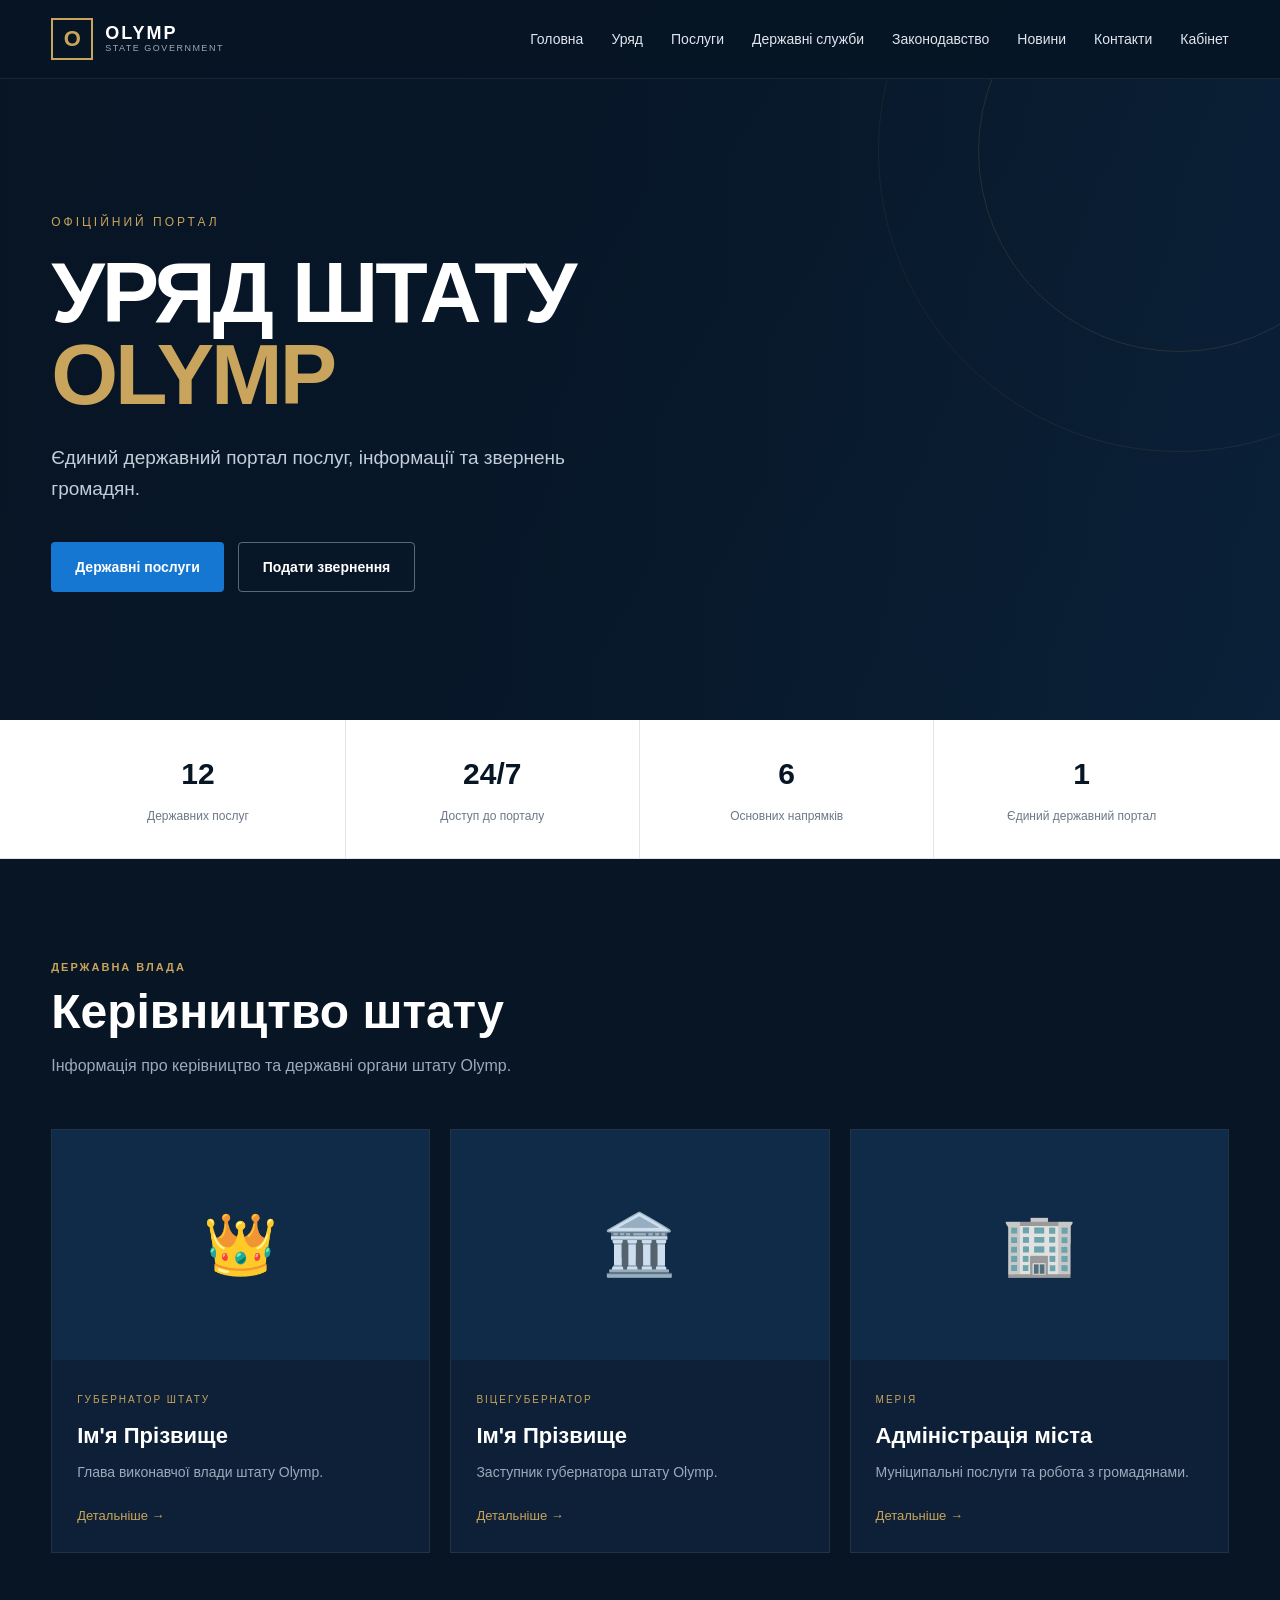
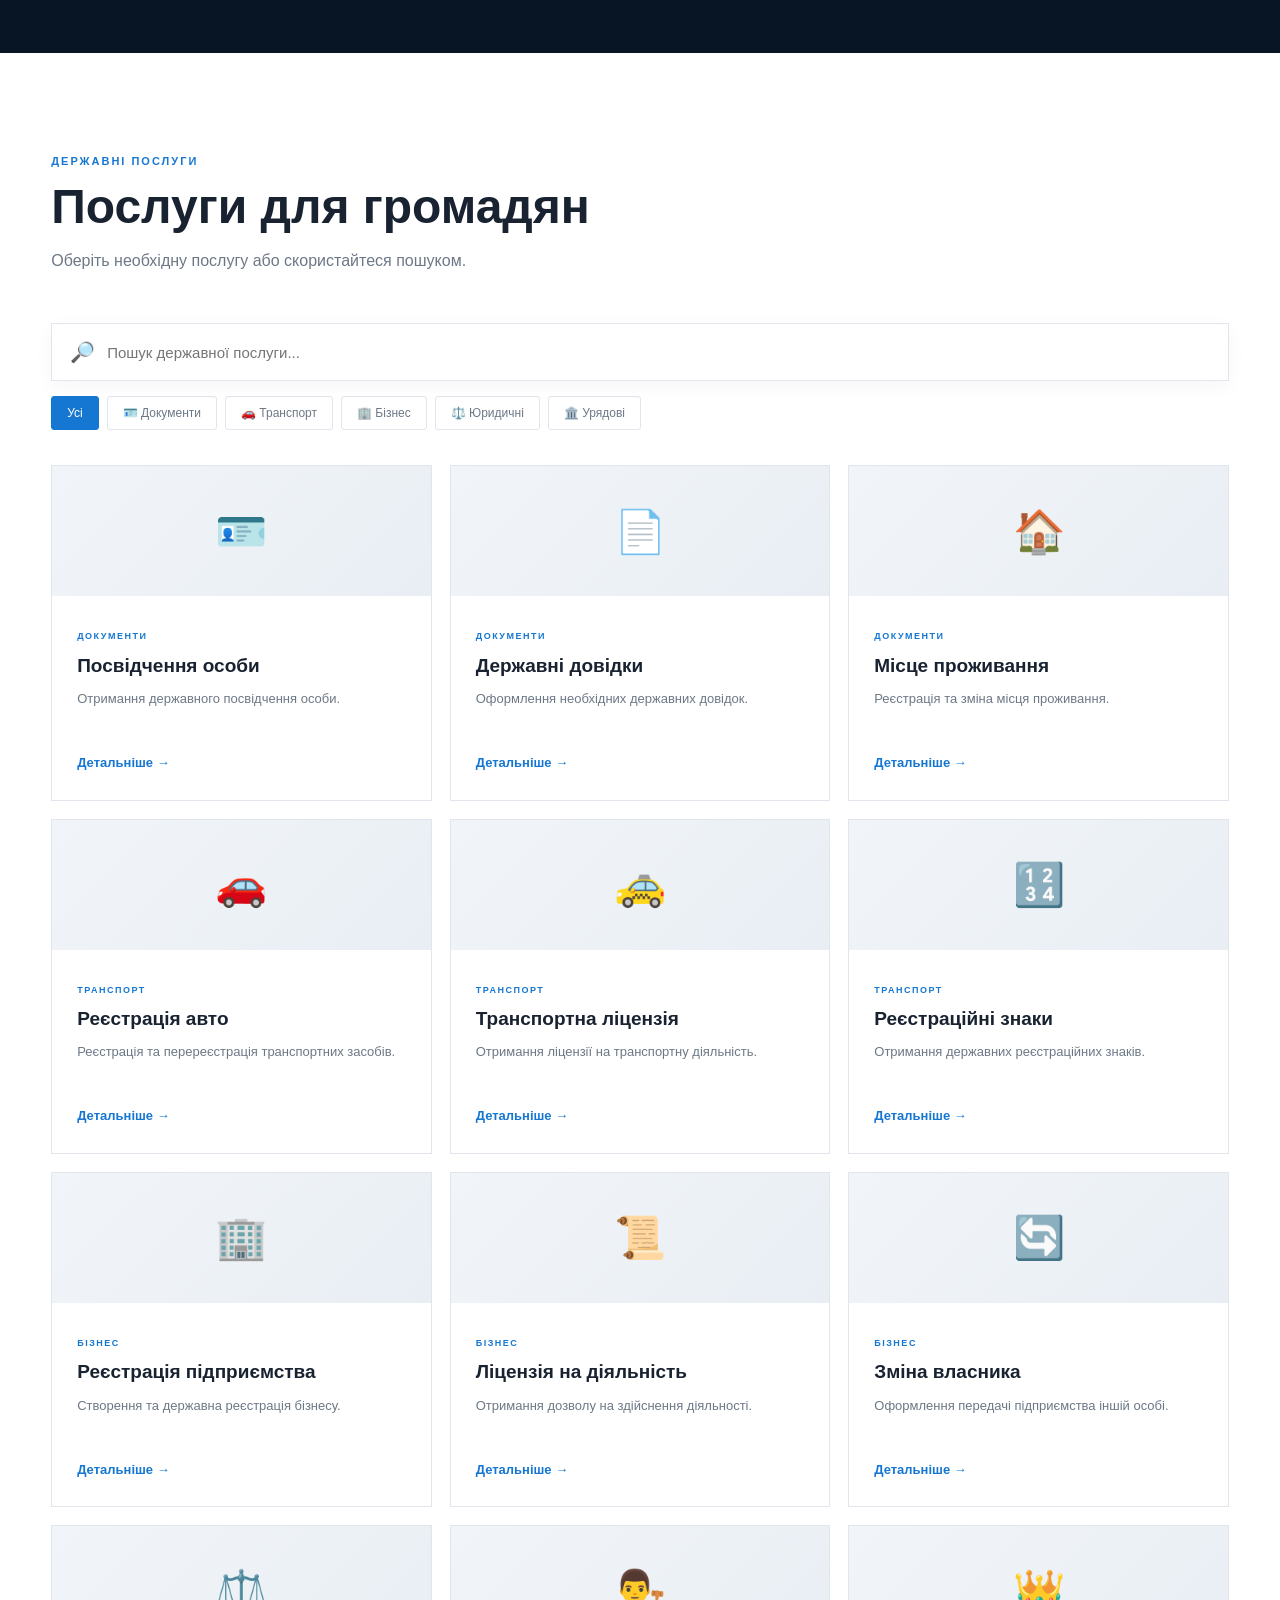
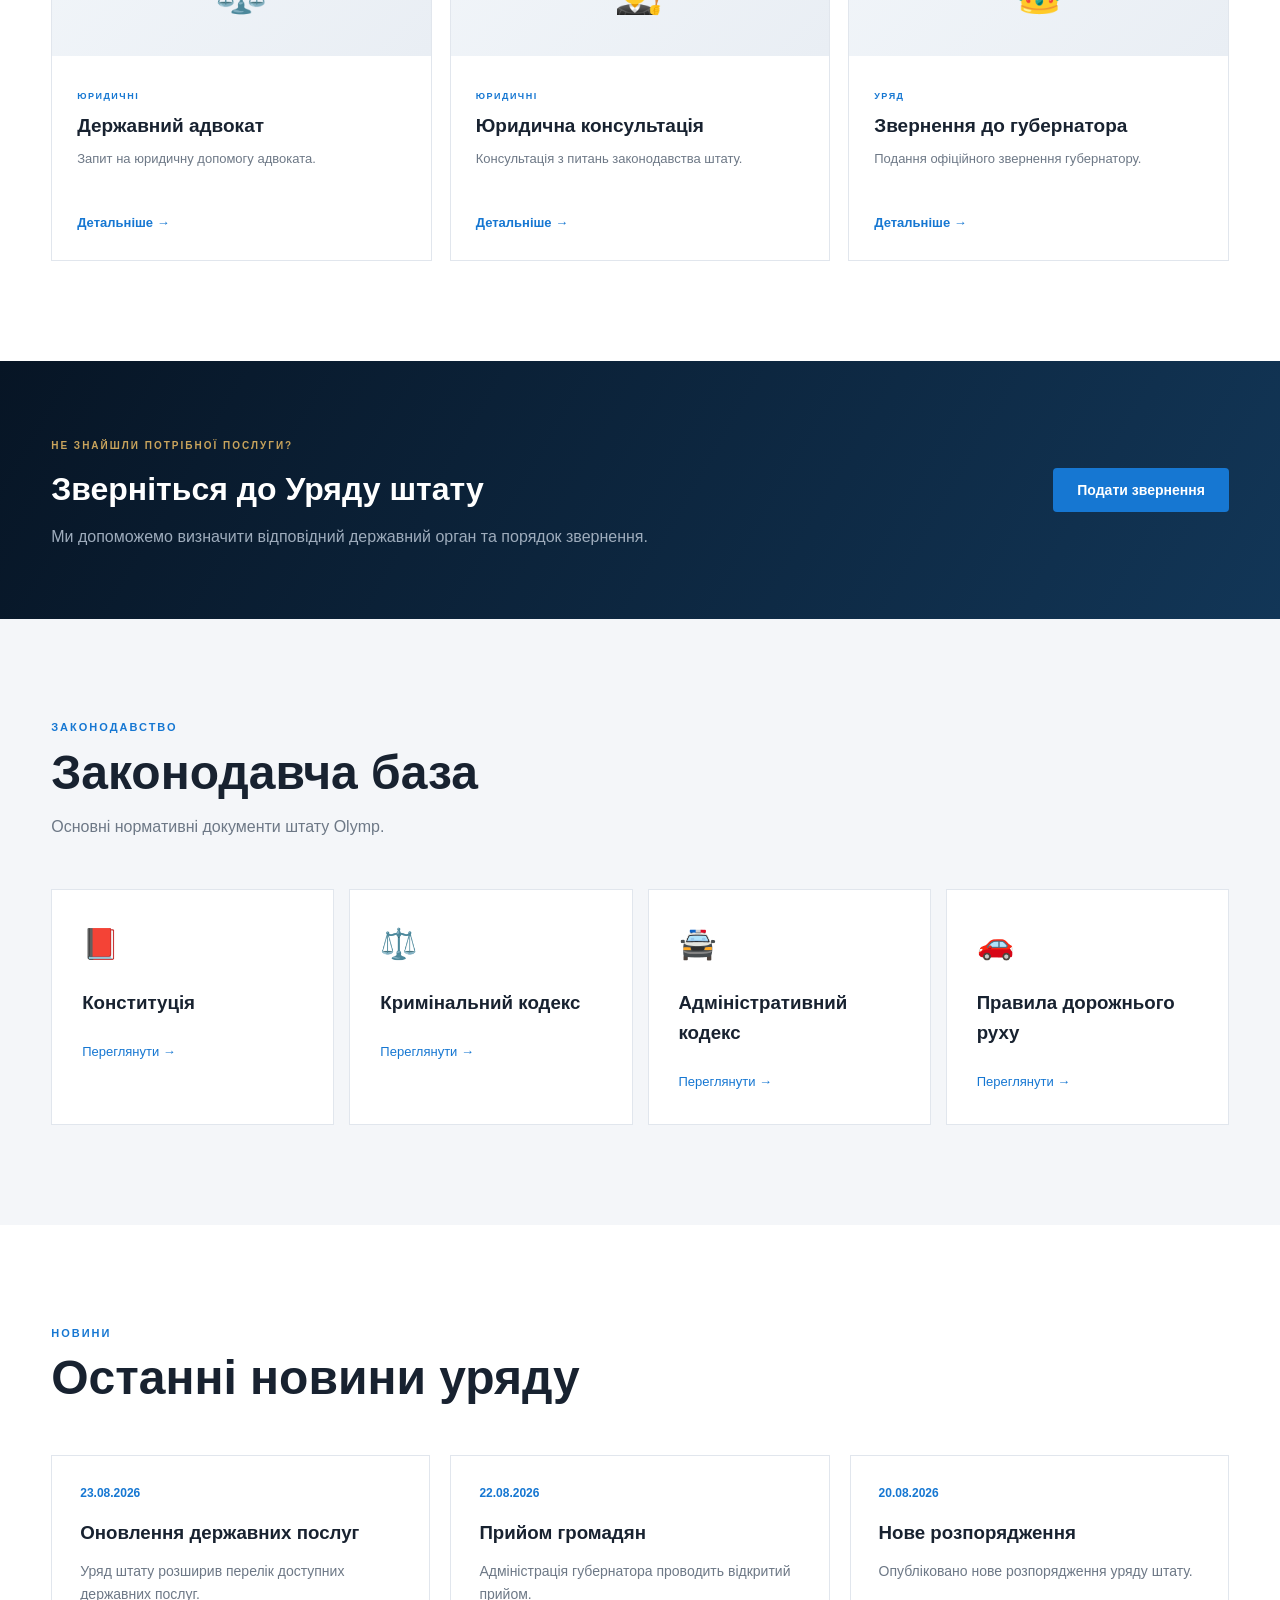
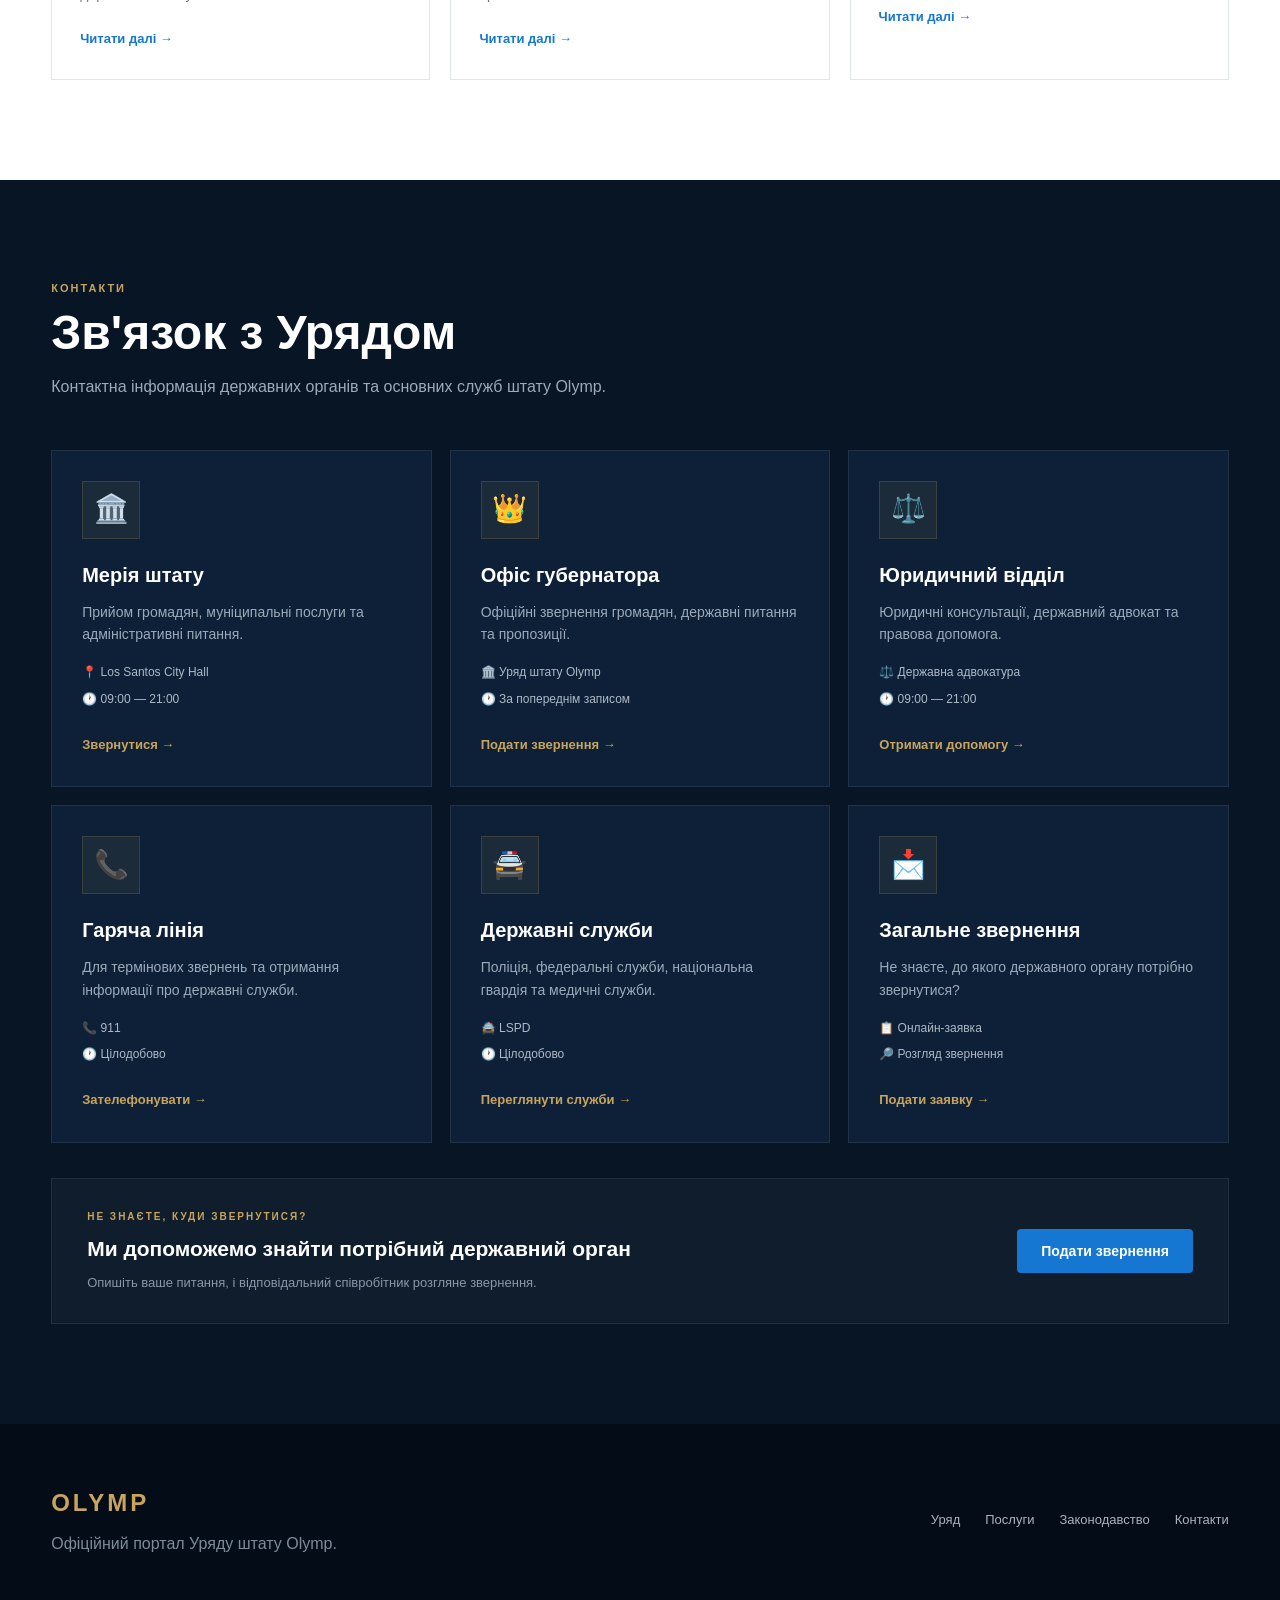
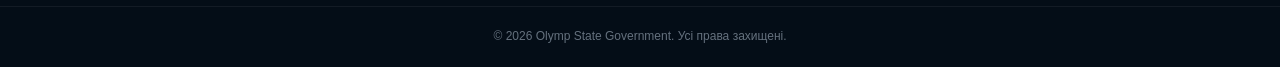
<file: index.html>
<!DOCTYPE html> <html lang="uk"> <head> <meta charset="UTF-8"> <meta name="viewport" content="width=device-width, initial-scale=1.0"> <title>Уряд штату Olymp | Державні послуги</title> <meta name="description" content="Офіційний портал Уряду штату Olymp. Державні послуги, законодавство, звернення громадян та новини." > <link rel="stylesheet" href="style.css"> </head> <body> <!-- ===================================================== HEADER ===================================================== --> <header class="header" id="header"> <div class="container nav"> <a href="#home" class="logo"> <div class="logo-symbol"> O </div> <div class="logo-text"> <strong>OLYMP</strong> <span> STATE GOVERNMENT </span> </div> </a> <nav class="menu" id="mainMenu"> <a href="#home"> Головна </a> <a href="#government"> Уряд </a> <a href="#services"> Послуги </a> <a href="services.html"> Державні служби </a> <a href="#laws"> Законодавство </a> <a href="#news"> Новини </a> <a href="#contacts"> Контакти </a> <a href="cabinet.html"> Кабінет </a> </nav> <button class="menu-button" id="menuButton" aria-label="Відкрити меню"> ☰ </button> </div> </header> <!-- ===================================================== HERO ===================================================== --> <section class="hero" id="home"> <div class="hero-overlay"></div> <div class="container hero-content"> <div class="hero-label"> ОФІЦІЙНИЙ ПОРТАЛ </div> <h1> УРЯД ШТАТУ <span> OLYMP </span> </h1> <p> Єдиний державний портал послуг, інформації та звернень громадян. </p> <div class="hero-buttons"> <a href="#services" class="btn btn-primary"> Державні послуги </a> <button class="btn btn-outline" onclick="openApplicationModal('Звернення громадянина')"> Подати звернення </button> </div> </div> </section> <!-- ===================================================== STATISTICS ===================================================== --> <section class="statistics"> <div class="container statistics-grid"> <div class="stat"> <strong id="serviceCount"> 12 </strong> <span> Державних послуг </span> </div> <div class="stat"> <strong> 24/7 </strong> <span> Доступ до порталу </span> </div> <div class="stat"> <strong> 6 </strong> <span> Основних напрямків </span> </div> <div class="stat"> <strong> 1 </strong> <span> Єдиний державний портал </span> </div> </div> </section> <!-- ===================================================== GOVERNMENT ===================================================== --> <section class="section section-dark" id="government"> <div class="container"> <div class="section-heading light"> <span> ДЕРЖАВНА ВЛАДА </span> <h2> Керівництво штату </h2> <p> Інформація про керівництво та державні органи штату Olymp. </p> </div> <div class="government-grid"> <div class="government-card"> <div class="person-placeholder"> 👑 </div> <div class="person-info"> <small> ГУБЕРНАТОР ШТАТУ </small> <h3> Ім'я Прізвище </h3> <p> Глава виконавчої влади штату Olymp. </p> <a href="#" class="text-link"> Детальніше → </a> </div> </div> <div class="government-card"> <div class="person-placeholder"> 🏛️ </div> <div class="person-info"> <small> ВІЦЕГУБЕРНАТОР </small> <h3> Ім'я Прізвище </h3> <p> Заступник губернатора штату Olymp. </p> <a href="#" class="text-link"> Детальніше → </a> </div> </div> <div class="government-card"> <div class="person-placeholder"> 🏢 </div> <div class="person-info"> <small> МЕРІЯ </small> <h3> Адміністрація міста </h3> <p> Муніципальні послуги та робота з громадянами. </p> <a href="#" class="text-link"> Детальніше → </a> </div> </div> </div> </div> </section> <!-- ===================================================== SERVICES ===================================================== --> <section class="section services-section" id="services"> <div class="container"> <div class="section-heading"> <span> ДЕРЖАВНІ ПОСЛУГИ </span> <h2> Послуги для громадян </h2> <p> Оберіть необхідну послугу або скористайтеся пошуком. </p> </div> <!-- SEARCH --> <div class="services-search"> <div class="search-box"> <span> 🔎 </span> <input type="text" id="serviceSearch" placeholder="Пошук державної послуги..." autocomplete="off"> <button id="clearSearch" type="button"> × </button> </div> <div class="category-buttons"> <button class="category-btn active" data-category="all"> Усі </button> <button class="category-btn" data-category="documents"> 🪪 Документи </button> <button class="category-btn" data-category="transport"> 🚗 Транспорт </button> <button class="category-btn" data-category="business"> 🏢 Бізнес </button> <button class="category-btn" data-category="legal"> ⚖️ Юридичні </button> <button class="category-btn" data-category="government"> 🏛️ Урядові </button> </div> </div> <!-- SERVICES GRID --> <div class="services-grid services-grid-full" id="servicesGrid"> <!-- SERVICE 1 --> <article class="service-card service-item" data-category="documents" data-title="Отримання посвідчення особи" data-description="Подання заявки на отримання державного посвідчення особи громадянина штату Olymp." data-requirements="ПІБ, дата народження, контактні дані."> <div class="service-icon"> 🪪 </div> <div class="service-content"> <span class="service-category"> ДОКУМЕНТИ </span> <h3> Посвідчення особи </h3> <p> Отримання державного посвідчення особи. </p> <button class="service-button" onclick="openService(this)"> Детальніше → </button> </div> </article> <!-- SERVICE 2 --> <article class="service-card service-item" data-category="documents" data-title="Отримання державної довідки" data-description="Оформлення та отримання державної довідки." data-requirements="ПІБ, номер посвідчення та причина отримання довідки."> <div class="service-icon"> 📄 </div> <div class="service-content"> <span class="service-category"> ДОКУМЕНТИ </span> <h3> Державні довідки </h3> <p> Оформлення необхідних державних довідок. </p> <button class="service-button" onclick="openService(this)"> Детальніше → </button> </div> </article> <!-- SERVICE 3 --> <article class="service-card service-item" data-category="documents" data-title="Реєстрація місця проживання" data-description="Реєстрація або зміна зареєстрованого місця проживання." data-requirements="Посвідчення особи та документи на нерухомість."> <div class="service-icon"> 🏠 </div> <div class="service-content"> <span class="service-category"> ДОКУМЕНТИ </span> <h3> Місце проживання </h3> <p> Реєстрація та зміна місця проживання. </p> <button class="service-button" onclick="openService(this)"> Детальніше → </button> </div> </article> <!-- SERVICE 4 --> <article class="service-card service-item" data-category="transport" data-title="Реєстрація транспортного засобу" data-description="Реєстрація транспортного засобу та внесення його до державного реєстру." data-requirements="Посвідчення особи та документи на транспортний засіб."> <div class="service-icon"> 🚗 </div> <div class="service-content"> <span class="service-category"> ТРАНСПОРТ </span> <h3> Реєстрація авто </h3> <p> Реєстрація та перереєстрація транспортних засобів. </p> <button class="service-button" onclick="openService(this)"> Детальніше → </button> </div> </article> <!-- SERVICE 5 --> <article class="service-card service-item" data-category="transport" data-title="Транспортна ліцензія" data-description="Оформлення державної ліцензії для здійснення комерційної транспортної діяльності." data-requirements="Посвідчення особи, дані підприємства та транспортного засобу."> <div class="service-icon"> 🚕 </div> <div class="service-content"> <span class="service-category"> ТРАНСПОРТ </span> <h3> Транспортна ліцензія </h3> <p> Отримання ліцензії на транспортну діяльність. </p> <button class="service-button" onclick="openService(this)"> Детальніше → </button> </div> </article> <!-- SERVICE 6 --> <article class="service-card service-item" data-category="transport" data-title="Реєстраційний номер" data-description="Оформлення та отримання реєстраційного номера транспортного засобу." data-requirements="Документи на транспортний засіб."> <div class="service-icon"> 🔢 </div> <div class="service-content"> <span class="service-category"> ТРАНСПОРТ </span> <h3> Реєстраційні знаки </h3> <p> Отримання державних реєстраційних знаків. </p> <button class="service-button" onclick="openService(this)"> Детальніше → </button> </div> </article> <!-- SERVICE 7 --> <article class="service-card service-item" data-category="business" data-title="Реєстрація підприємства" data-description="Офіційна реєстрація нового підприємства на території штату Olymp." data-requirements="ПІБ власника, назва підприємства, адреса та вид діяльності."> <div class="service-icon"> 🏢 </div> <div class="service-content"> <span class="service-category"> БІЗНЕС </span> <h3> Реєстрація підприємства </h3> <p> Створення та державна реєстрація бізнесу. </p> <button class="service-button" onclick="openService(this)"> Детальніше → </button> </div> </article> <!-- SERVICE 8 --> <article class="service-card service-item" data-category="business" data-title="Ліцензія на діяльність" data-description="Оформлення державної ліцензії для здійснення окремих видів діяльності." data-requirements="Дані підприємства та опис діяльності."> <div class="service-icon"> 📜 </div> <div class="service-content"> <span class="service-category"> БІЗНЕС </span> <h3> Ліцензія на діяльність </h3> <p> Отримання дозволу на здійснення діяльності. </p> <button class="service-button" onclick="openService(this)"> Детальніше → </button> </div> </article> <!-- SERVICE 9 --> <article class="service-card service-item" data-category="business" data-title="Зміна власника підприємства" data-description="Оформлення зміни власника зареєстрованого підприємства." data-requirements="Документи підприємства та дані нового власника."> <div class="service-icon"> 🔄 </div> <div class="service-content"> <span class="service-category"> БІЗНЕС </span> <h3> Зміна власника </h3> <p> Оформлення передачі підприємства іншій особі. </p> <button class="service-button" onclick="openService(this)"> Детальніше → </button> </div> </article> <!-- SERVICE 10 --> <article class="service-card service-item" data-category="legal" data-title="Запит на державного адвоката" data-description="Подання заявки на отримання допомоги державного адвоката." data-requirements="ПІБ, номер посвідчення та короткий опис справи."> <div class="service-icon"> ⚖️ </div> <div class="service-content"> <span class="service-category"> ЮРИДИЧНІ </span> <h3> Державний адвокат </h3> <p> Запит на юридичну допомогу адвоката. </p> <button class="service-button" onclick="openService(this)"> Детальніше → </button> </div> </article> <!-- SERVICE 11 --> <article class="service-card service-item" data-category="legal" data-title="Юридична консультація" data-description="Отримання первинної юридичної консультації." data-requirements="ПІБ та опис юридичного питання."> <div class="service-icon"> 👨‍⚖️ </div> <div class="service-content"> <span class="service-category"> ЮРИДИЧНІ </span> <h3> Юридична консультація </h3> <p> Консультація з питань законодавства штату. </p> <button class="service-button" onclick="openService(this)"> Детальніше → </button> </div> </article> <!-- SERVICE 12 --> <article class="service-card service-item" data-category="government" data-title="Звернення до губернатора" data-description="Офіційне звернення громадянина до губернатора штату Olymp." data-requirements="ПІБ, контактні дані та текст звернення."> <div class="service-icon"> 👑 </div> <div class="service-content"> <span class="service-category"> УРЯД </span> <h3> Звернення до губернатора </h3> <p> Подання офіційного звернення губернатору. </p> <button class="service-button" onclick="openService(this)"> Детальніше → </button> </div> </article> </div> <!-- NO RESULTS --> <div class="no-results" id="noResults"> <div> 🔎 </div> <h3> Послуг не знайдено </h3> <p> Спробуйте змінити пошуковий запит або вибрати іншу категорію. </p> </div> </div> </section> <!-- ===================================================== APPLICATION CTA ===================================================== --> <section class="application-banner"> <div class="container application-banner-content"> <div> <span> НЕ ЗНАЙШЛИ ПОТРІБНОЇ ПОСЛУГИ? </span> <h2> Зверніться до Уряду штату </h2> <p> Ми допоможемо визначити відповідний державний орган та порядок звернення. </p> </div> <button class="btn btn-primary" onclick="openApplicationModal('Звернення громадянина')"> Подати звернення </button> </div> </section> <!-- ===================================================== LAWS ===================================================== --> <section class="section section-gray" id="laws"> <div class="container"> <div class="section-heading"> <span> ЗАКОНОДАВСТВО </span> <h2> Законодавча база </h2> <p> Основні нормативні документи штату Olymp. </p> </div> <div class="laws-grid"> <a href="#" class="law-card"> <strong> 📕 </strong> <h3> Конституція </h3> <span> Переглянути → </span> </a> <a href="#" class="law-card"> <strong> ⚖️ </strong> <h3> Кримінальний кодекс </h3> <span> Переглянути → </span> </a> <a href="#" class="law-card"> <strong> 🚔 </strong> <h3> Адміністративний кодекс </h3> <span> Переглянути → </span> </a> <a href="#" class="law-card"> <strong> 🚗 </strong> <h3> Правила дорожнього руху </h3> <span> Переглянути → </span> </a> </div> </div> </section> <!-- ===================================================== NEWS ===================================================== --> <section class="section" id="news"> <div class="container"> <div class="section-heading"> <span> НОВИНИ </span> <h2> Останні новини уряду </h2> </div> <div class="news-grid"> <article class="news-card"> <div class="news-date"> 23.08.2026 </div> <h3> Оновлення державних послуг </h3> <p> Уряд штату розширив перелік доступних державних послуг. </p> <a href="#"> Читати далі → </a> </article> <article class="news-card"> <div class="news-date"> 22.08.2026 </div> <h3> Прийом громадян </h3> <p> Адміністрація губернатора проводить відкритий прийом. </p> <a href="#"> Читати далі → </a> </article> <article class="news-card"> <div class="news-date"> 20.08.2026 </div> <h3> Нове розпорядження </h3> <p> Опубліковано нове розпорядження уряду штату. </p> <a href="#"> Читати далі → </a> </article> </div> </div> </section> <!-- ===================================================== CONTACTS ===================================================== --> <section class="section section-dark" id="contacts"> <div class="container"> <div class="section-heading light"> <span> КОНТАКТИ </span> <h2> Зв'язок з Урядом </h2> <p> Контактна інформація державних органів та основних служб штату Olymp. </p> </div> <div class="contacts-grid"> <!-- МЕРІЯ --> <div class="contact-card"> <div class="contact-icon"> 🏛️ </div> <h3> Мерія штату </h3> <p> Прийом громадян, муніципальні послуги та адміністративні питання. </p> <div class="contact-info"> <span> 📍 Los Santos City Hall </span> <span> 🕐 09:00 — 21:00 </span> </div> <button class="service-button" onclick="openApplicationModal('Мерія штату')"> Звернутися → </button> </div> <!-- ОФІС ГУБЕРНАТОРА --> <div class="contact-card"> <div class="contact-icon"> 👑 </div> <h3> Офіс губернатора </h3> <p> Офіційні звернення громадян, державні питання та пропозиції. </p> <div class="contact-info"> <span> 🏛️ Уряд штату Olymp </span> <span> 🕐 За попереднім записом </span> </div> <button class="service-button" onclick="openApplicationModal('Звернення до губернатора')"> Подати звернення → </button> </div> <!-- ЮРИДИЧНИЙ ВІДДІЛ --> <div class="contact-card"> <div class="contact-icon"> ⚖️ </div> <h3> Юридичний відділ </h3> <p> Юридичні консультації, державний адвокат та правова допомога. </p> <div class="contact-info"> <span> ⚖️ Державна адвокатура </span> <span> 🕐 09:00 — 21:00 </span> </div> <button class="service-button" onclick="openApplicationModal('Державний адвокат')"> Отримати допомогу → </button> </div> <!-- ГАРЯЧА ЛІНІЯ --> <div class="contact-card"> <div class="contact-icon"> 📞 </div> <h3> Гаряча лінія </h3> <p> Для термінових звернень та отримання інформації про державні служби. </p> <div class="contact-info"> <span> 📞 911 </span> <span> 🕐 Цілодобово </span> </div> <a href="tel:911" class="service-button"> Зателефонувати → </a> </div> <!-- ДЕРЖАВНІ СЛУЖБИ --> <div class="contact-card"> <div class="contact-icon"> 🚔 </div> <h3> Державні служби </h3> <p> Поліція, федеральні служби, національна гвардія та медичні служби. </p> <div class="contact-info"> <span> 🚔 LSPD </span> <span> 🕐 Цілодобово </span> </div> <a href="#service" class="service-button"> Переглянути служби → </a> </div> <!-- ЗАГАЛЬНЕ ЗВЕРНЕННЯ --> <div class="contact-card"> <div class="contact-icon"> 📩 </div> <h3> Загальне звернення </h3> <p> Не знаєте, до якого державного органу потрібно звернутися? </p> <div class="contact-info"> <span> 📋 Онлайн-заявка </span> <span> 🔎 Розгляд звернення </span> </div> <button class="service-button" onclick="openApplicationModal('Звернення громадянина')"> Подати заявку → </button> </div> </div> <!-- CONTACT BOTTOM --> <div class="contacts-bottom"> <div> <span> НЕ ЗНАЄТЕ, КУДИ ЗВЕРНУТИСЯ? </span> <h3> Ми допоможемо знайти потрібний державний орган </h3> <p> Опишіть ваше питання, і відповідальний співробітник розгляне звернення. </p> </div> <button class="btn btn-primary" onclick="openApplicationModal('Звернення громадянина')"> Подати звернення </button> </div> </div> </section> <!-- ===================================================== FOOTER ===================================================== --> <footer class="footer"> <div class="container footer-content"> <div> <div class="footer-logo"> OLYMP </div> <p> Офіційний портал Уряду штату Olymp. </p> </div> <div class="footer-links"> <a href="#government"> Уряд </a> <a href="#services"> Послуги </a> <a href="#laws"> Законодавство </a> <a href="#contacts"> Контакти </a> </div> </div> <div class="copyright"> © 2026 Olymp State Government. Усі права захищені. </div> </footer> <!-- ===================================================== SERVICE MODAL ===================================================== --> <div class="modal" id="serviceModal" aria-hidden="true"> <div class="modal-content service-modal"> <button class="modal-close" onclick="closeServiceModal()"> × </button> <div class="modal-icon" id="modalIcon"> 🏛️ </div> <span class="modal-category" id="modalCategory"> ДЕРЖАВНА ПОСЛУГА </span> <h2 id="modalTitle"> Назва послуги </h2> <p class="modal-description" id="modalDescription"> Опис послуги. </p> <div class="modal-block"> <strong> Необхідні документи </strong> <p id="modalRequirements"> — </p> </div> <div class="modal-actions"> <button class="btn btn-primary" id="applyFromService"> Подати заявку </button> <button class="btn btn-light" onclick="closeServiceModal()"> Закрити </button> </div> </div> </div> <!-- ===================================================== APPLICATION MODAL ===================================================== --> <div class="modal" id="applicationModal" aria-hidden="true"> <div class="modal-content application-modal"> <button class="modal-close" onclick="closeApplicationModal()"> × </button> <span class="modal-category"> ДЕРЖАВНА ЗАЯВКА </span> <h2> Подання заявки </h2> <p> Заповніть форму нижче. Після відправлення заявка буде автоматично зареєстрована в системі Уряду штату Olymp. </p> <form id="applicationForm"> <div class="form-group"> <label> ПІБ </label> <input type="text" id="fullName" placeholder="Ваше ім'я та прізвище" required> </div> <div class="form-group"> <label> Номер посвідчення </label> <input type="text" id="idNumber" placeholder="Наприклад: OLYMP-0001" required> </div> <div class="form-group"> <label> Тип послуги </label> <select id="applicationService" required> <option value=""> Оберіть послугу </option> <option> Отримання посвідчення особи </option> <option> Державна довідка </option> <option> Реєстрація транспортного засобу </option> <option> Транспортна ліцензія </option> <option> Реєстрація підприємства </option> <option> Ліцензія на діяльність </option> <option> Державний адвокат </option> <option> Юридична консультація </option> <option> Звернення до губернатора </option> <option> Звернення громадянина </option> </select> </div> <div class="form-group"> <label> Контакт для зв'язку </label> <input type="text" id="contact" placeholder="Discord / телефон"> </div> <div class="form-group"> <label> Опис звернення </label> <textarea id="message" rows="4" placeholder="Опишіть ваше питання..." required></textarea> </div> <button type="submit" class="btn btn-primary form-submit"> Надіслати заявку </button> </form> <div class="success-message" id="successMessage"> <div class="success-icon"> ✓ </div> <h3> Заявку прийнято </h3> <p> Ваше звернення успішно сформовано. </p> <strong class="application-number" id="applicationNumber"> № OLYMP-000001 </strong> <div class="application-status" id="applicationStatus"> <span class="status-label"> Статус: </span> <span class="status-badge pending"> 🟡 На розгляді </span> </div> <button class="btn btn-primary" onclick="closeApplicationModal()"> Закрити </button> </div> </div> </div> <script src="script.js"></script> </body> </html>
</file>
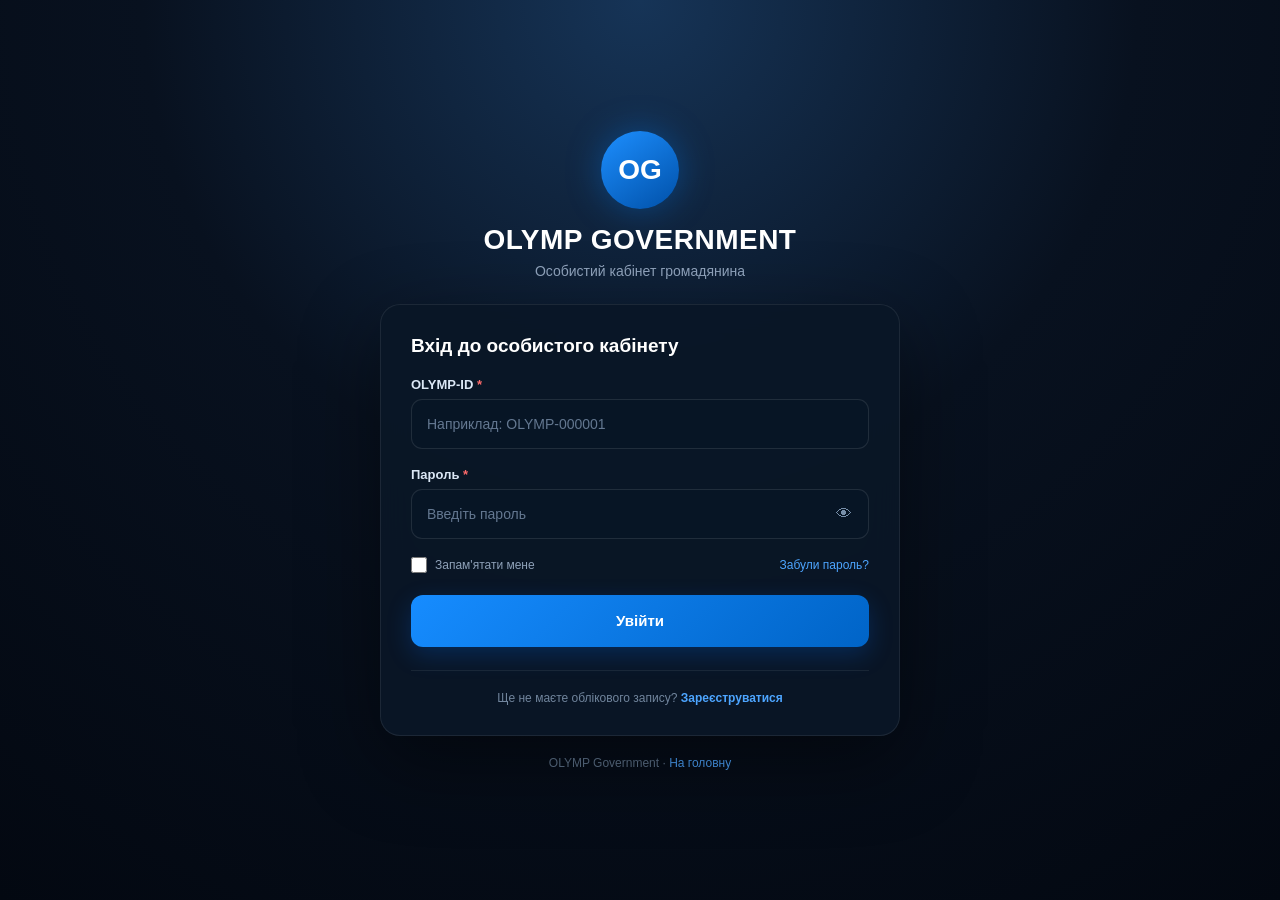
<file: login.html>
<!DOCTYPE html>
<html lang="uk">

<head>

    <meta charset="UTF-8">

    <meta
        name="viewport"
        content="width=device-width, initial-scale=1.0"
    >

    <title>Вхід — OLYMP Government</title>

    <meta
        name="description"
        content="Вхід до особистого кабінету OLYMP Government"
    >

    <style>

        * {
            box-sizing: border-box;
            margin: 0;
            padding: 0;
        }


        body {

            min-height: 100vh;

            font-family:
                Arial,
                Helvetica,
                sans-serif;

            background:
                radial-gradient(
                    circle at top,
                    #163457 0%,
                    #08111f 45%,
                    #030811 100%
                );

            color: #ffffff;

            display: flex;

            align-items: center;

            justify-content: center;

            padding: 30px 15px;

        }


        .page {

            width: 100%;

            max-width: 520px;

        }


        /* =================================================
           HEADER
        ================================================= */

        .header {

            text-align: center;

            margin-bottom: 25px;

        }


        .logo {

            width: 78px;

            height: 78px;

            margin: 0 auto 15px;

            border-radius: 50%;

            background:
                linear-gradient(
                    145deg,
                    #1d8fff,
                    #0050a8
                );

            display: flex;

            align-items: center;

            justify-content: center;

            font-size: 28px;

            font-weight: 800;

            box-shadow:
                0 0 35px
                rgba(
                    0,
                    132,
                    255,
                    0.35
                );

        }


        .header h1 {

            font-size: 28px;

            font-weight: 800;

            letter-spacing: 0.5px;

            margin-bottom: 7px;

        }


        .header p {

            color: #91a4bd;

            font-size: 14px;

        }


        /* =================================================
           CARD
        ================================================= */

        .card {

            background:
                rgba(
                    10,
                    23,
                    39,
                    0.94
                );

            border:
                1px solid
                rgba(
                    255,
                    255,
                    255,
                    0.08
                );

            border-radius: 20px;

            padding: 30px;

            box-shadow:
                0 25px 80px
                rgba(
                    0,
                    0,
                    0,
                    0.45
                );

            backdrop-filter:
                blur(15px);

        }


        .section-title {

            font-size: 19px;

            font-weight: 700;

            margin-bottom: 20px;

        }


        /* =================================================
           MESSAGE
        ================================================= */

        .message {

            display: none;

            padding: 13px 15px;

            border-radius: 10px;

            margin-bottom: 18px;

            font-size: 13px;

            line-height: 1.5;

        }


        .message.error {

            display: block;

            background:
                rgba(
                    220,
                    53,
                    69,
                    0.12
                );

            border:
                1px solid
                rgba(
                    220,
                    53,
                    69,
                    0.25
                );

            color:
                #ff8d96;

        }


        .message.success {

            display: block;

            background:
                rgba(
                    40,
                    167,
                    69,
                    0.12
                );

            border:
                1px solid
                rgba(
                    40,
                    167,
                    69,
                    0.25
                );

            color:
                #79e89a;

        }


        /* =================================================
           FORM
        ================================================= */

        .form-group {

            margin-bottom: 18px;

        }


        .form-group label {

            display: block;

            margin-bottom: 7px;

            color:
                #dbe7f5;

            font-size: 13px;

            font-weight: 600;

        }


        .required {

            color:
                #ff6b6b;

        }


        input {

            width: 100%;

            height: 50px;

            padding:
                0 15px;

            border:
                1px solid
                rgba(
                    255,
                    255,
                    255,
                    0.10
                );

            border-radius: 11px;

            background:
                #071525;

            color:
                #ffffff;

            outline: none;

            font-size: 14px;

            transition:
                0.2s ease;

        }


        input::placeholder {

            color:
                #647891;

        }


        input:focus {

            border-color:
                #168cff;

            box-shadow:
                0 0 0 3px
                rgba(
                    22,
                    140,
                    255,
                    0.12
                );

        }


        /* =================================================
           PASSWORD
        ================================================= */

        .password-wrapper {

            position: relative;

        }


        .password-wrapper input {

            padding-right: 52px;

        }


        .show-password {

            position: absolute;

            right: 0;

            top: 0;

            width: 50px;

            height: 50px;

            border: 0;

            background:
                transparent;

            color:
                #7890aa;

            cursor: pointer;

            font-size: 16px;

        }


        .show-password:hover {

            color:
                #ffffff;

        }


        /* =================================================
           OPTIONS
        ================================================= */

        .options {

            display: flex;

            justify-content: space-between;

            align-items: center;

            margin:
                3px 0 22px;

        }


        .remember {

            display: flex;

            align-items: center;

            gap: 8px;

            color:
                #8ea1b8;

            font-size: 12px;

            cursor: pointer;

        }


        .remember input {

            width: 16px;

            height: 16px;

            accent-color:
                #168cff;

        }


        .forgot {

            color:
                #4da5ff;

            text-decoration:
                none;

            font-size: 12px;

        }


        .forgot:hover {

            text-decoration:
                underline;

        }


        /* =================================================
           BUTTON
        ================================================= */

        .submit-button {

            width: 100%;

            height: 52px;

            border: 0;

            border-radius: 12px;

            background:
                linear-gradient(
                    135deg,
                    #168cff,
                    #0064c7
                );

            color:
                #ffffff;

            font-size: 15px;

            font-weight: 700;

            cursor: pointer;

            transition:
                0.2s ease;

            box-shadow:
                0 8px 25px
                rgba(
                    0,
                    112,
                    255,
                    0.22
                );

        }


        .submit-button:hover {

            transform:
                translateY(-1px);

            box-shadow:
                0 12px 30px
                rgba(
                    0,
                    112,
                    255,
                    0.32
                );

        }


        .submit-button:disabled {

            opacity:
                0.55;

            cursor:
                not-allowed;

            transform:
                none;

        }


        /* =================================================
           REGISTER
        ================================================= */

        .register-box {

            text-align:
                center;

            margin-top:
                23px;

            padding-top:
                20px;

            border-top:
                1px solid
                rgba(
                    255,
                    255,
                    255,
                    0.07
                );

            color:
                #71859d;

            font-size:
                12px;

        }


        .register-box a {

            color:
                #4da5ff;

            text-decoration:
                none;

            font-weight:
                600;

        }


        .register-box a:hover {

            text-decoration:
                underline;

        }


        /* =================================================
           LOADER
        ================================================= */

        .loader {

            width:
                18px;

            height:
                18px;

            border:
                2px solid
                rgba(
                    255,
                    255,
                    255,
                    0.35
                );

            border-top-color:
                #ffffff;

            border-radius:
                50%;

            display:
                inline-block;

            vertical-align:
                middle;

            margin-right:
                8px;

            animation:
                spin 0.8s linear infinite;

        }


        @keyframes spin {

            to {

                transform:
                    rotate(360deg);

            }

        }


        /* =================================================
           FOOTER
        ================================================= */

        .footer {

            text-align:
                center;

            margin-top:
                20px;

            color:
                #60758d;

            font-size:
                12px;

        }


        .footer a {

            color:
                #4da5ff;

            text-decoration:
                none;

        }


        .footer a:hover {

            text-decoration:
                underline;

        }


        /* =================================================
           MOBILE
        ================================================= */

        @media (
            max-width: 600px
        ) {

            .card {

                padding:
                    22px 18px;

            }


            .header h1 {

                font-size:
                    24px;

            }


            .options {

                align-items:
                    flex-start;

                gap:
                    10px;

            }

        }

    </style>

</head>


<body>


<div class="page">


    <!-- =================================================
         HEADER
    ================================================= -->

    <div class="header">


        <div class="logo">

            OG

        </div>


        <h1>

            OLYMP GOVERNMENT

        </h1>


        <p>

            Особистий кабінет громадянина

        </p>


    </div>


    <!-- =================================================
         CARD
    ================================================= -->

    <div class="card">


        <div class="section-title">

            Вхід до особистого кабінету

        </div>


        <div
            id="message"
            class="message"
        ></div>


        <!-- =================================================
             FORM
        ================================================= -->

        <form
            id="loginForm"
            autocomplete="off"
        >


            <!-- OLYMP ID -->

            <div class="form-group">


                <label for="olympId">

                    OLYMP-ID

                    <span class="required">

                        *

                    </span>

                </label>


                <input
                    type="text"
                    id="olympId"
                    name="olympId"
                    placeholder="Наприклад: OLYMP-000001"
                    maxlength="30"
                    autocomplete="username"
                    required
                >


            </div>


            <!-- PASSWORD -->

            <div class="form-group">


                <label for="password">

                    Пароль

                    <span class="required">

                        *

                    </span>

                </label>


                <div class="password-wrapper">


                    <input
                        type="password"
                        id="password"
                        name="password"
                        placeholder="Введіть пароль"
                        maxlength="100"
                        autocomplete="current-password"
                        required
                    >


                    <button
                        type="button"
                        class="show-password"
                        id="showPassword"
                        aria-label="Показати пароль"
                    >

                        👁

                    </button>


                </div>


            </div>


            <!-- OPTIONS -->

            <div class="options">


                <label class="remember">


                    <input
                        type="checkbox"
                        id="rememberMe"
                    >


                    <span>

                        Запам'ятати мене

                    </span>


                </label>


                <a
                    href="#"
                    class="forgot"
                    id="forgotPassword"
                >

                    Забули пароль?

                </a>


            </div>


            <!-- SUBMIT -->

            <button
                type="submit"
                class="submit-button"
                id="submitButton"
            >

                Увійти

            </button>


        </form>


        <!-- REGISTER -->

        <div class="register-box">


            Ще не маєте облікового запису?


            <a href="registration.html">

                Зареєструватися

            </a>


        </div>


    </div>


    <!-- =================================================
         FOOTER
    ================================================= -->

    <div class="footer">


        OLYMP Government


        ·


        <a href="index.html">

            На головну

        </a>


    </div>


</div>


<script>


/* =========================================================
   GOOGLE APPS SCRIPT
========================================================= */

const GOOGLE_SCRIPT_URL =
    "https://script.google.com/macros/s/AKfycbyynbAxu6A_tU5nBEUum357BCY6o8D-3e44wEtR-AlyOtV5un8mNgpmkvU6dtrIy0RvfQ/exec";


/* =========================================================
   ELEMENTS
========================================================= */

const loginForm =
    document.getElementById(
        "loginForm"
    );


const message =
    document.getElementById(
        "message"
    );


const submitButton =
    document.getElementById(
        "submitButton"
    );


const olympIdInput =
    document.getElementById(
        "olympId"
    );


const passwordInput =
    document.getElementById(
        "password"
    );


const rememberMe =
    document.getElementById(
        "rememberMe"
    );


/* =========================================================
   MESSAGE
========================================================= */

function showMessage(
    text,
    type = "error"
) {

    message.textContent =
        text;

    message.className =
        "message " + type;

}


function hideMessage() {

    message.textContent =
        "";

    message.className =
        "message";

}


/* =========================================================
   PASSWORD VISIBILITY
========================================================= */

document
    .getElementById(
        "showPassword"
    )
    .addEventListener(
        "click",
        function() {


            if (
                passwordInput.type ===
                "password"
            ) {

                passwordInput.type =
                    "text";

                this.textContent =
                    "🙈";

            } else {

                passwordInput.type =
                    "password";

                this.textContent =
                    "👁";

            }


        }
    );


/* =========================================================
   NORMALIZE OLYMP-ID
========================================================= */

function normalizeOlympId(
    value
) {

    return String(value || "")
        .trim()
        .toUpperCase();

}


/* =========================================================
   RESET BUTTON
========================================================= */

function resetButton() {

    submitButton.disabled =
        false;

    submitButton.textContent =
        "Увійти";

}


/* =========================================================
   LOGIN
========================================================= */

loginForm.addEventListener(
    "submit",
    async function(event) {


        event.preventDefault();


        hideMessage();


        /* =============================================
           DATA
        ============================================= */

        const olympId =
            normalizeOlympId(
                olympIdInput.value
            );


        const password =
            passwordInput.value;


        /* =============================================
           VALIDATION
        ============================================= */

        if (
            !olympId
        ) {

            showMessage(
                "Введіть OLYMP-ID."
            );

            return;

        }


        if (
            !/^OLYMP-\d{4,12}$/.test(
                olympId
            )
        ) {

            showMessage(
                "Невірний формат OLYMP-ID. Приклад: OLYMP-000001."
            );

            return;

        }


        if (
            !password
        ) {

            showMessage(
                "Введіть пароль."
            );

            return;

        }


        if (
            password.length < 6
        ) {

            showMessage(
                "Пароль повинен містити щонайменше 6 символів."
            );

            return;

        }


        if (
            !GOOGLE_SCRIPT_URL
        ) {

            showMessage(
                "Не налаштовано адресу Google Apps Script."
            );

            return;

        }


        /* =============================================
           BUTTON
        ============================================= */

        submitButton.disabled =
            true;


        submitButton.innerHTML =
            '<span class="loader"></span> Вхід...';


        /* =============================================
           REQUEST DATA
        ============================================= */

        const formData =
            new URLSearchParams();


        formData.append(
            "action",
            "login"
        );


        formData.append(
            "olympId",
            olympId
        );


        formData.append(
            "password",
            password
        );


        /* =============================================
           REQUEST
        ============================================= */

        try {


            const response =
                await fetch(
                    GOOGLE_SCRIPT_URL,
                    {

                        method:
                            "POST",

                        body:
                            formData

                    }
                );


            const rawText =
                await response.text();


            let result;


            try {

                result =
                    JSON.parse(
                        rawText
                    );

            } catch (
                jsonError
            ) {

                console.error(
                    "Google Apps Script response:",
                    rawText
                );


                throw new Error(
                    "INVALID_SERVER_RESPONSE"
                );

            }


            /* =========================================
               LOGIN ERROR
            ========================================= */

            if (
                !result.success
            ) {

                showMessage(

                    result.message ||
                    "Невірний OLYMP-ID або пароль."

                );


                resetButton();


                return;

            }


            /* =========================================
               USER
            ========================================= */

            const user =
                result.user;


            if (
                !user ||
                !user.olympId
            ) {

                showMessage(
                    "Сервер не повернув дані користувача."
                );


                resetButton();


                return;

            }


            /* =========================================
               SAVE SESSION
            ========================================= */

            const sessionUser = {

                olympId:
                    user.olympId,

                fullName:
                    user.fullName || "",

                birthDate:
                    user.birthDate || "",

                phone:
                    user.phone || "",

                email:
                    user.email || "",

                discord:
                    user.discord || "",

                status:
                    user.status ||
                    "Активний"

            };


            /*
             * ВАЖЛИВО:
             * Пароль тут НЕ зберігається.
             */


            if (
                rememberMe.checked
            ) {

                localStorage.setItem(
                    "olymp_user",
                    JSON.stringify(
                        sessionUser
                    )
                );


                localStorage.setItem(
                    "olymp_id",
                    sessionUser.olympId
                );


                localStorage.setItem(
                    "olymp_remember",
                    "true"
                );

            } else {

                sessionStorage.setItem(
                    "olymp_user",
                    JSON.stringify(
                        sessionUser
                    )
                );


                sessionStorage.setItem(
                    "olymp_id",
                    sessionUser.olympId
                );


                sessionStorage.setItem(
                    "olymp_remember",
                    "false"
                );


                /*
                 * Якщо раніше було
                 * "Запам'ятати мене",
                 * очищаємо стару сесію.
                 */

                localStorage.removeItem(
                    "olymp_user"
                );

                localStorage.removeItem(
                    "olymp_id"
                );

                localStorage.removeItem(
                    "olymp_remember"
                );

            }


            /* =========================================
               SUCCESS
            ========================================= */

            showMessage(
                "Вхід успішний. Перенаправлення...",
                "success"
            );


            /*
             * Невелика затримка,
             * щоб користувач побачив повідомлення.
             */

            setTimeout(
                function() {

                    window.location.href =
                        "cabinet.html";

                },
                500
            );


        } catch (
            error
        ) {


            console.error(
                error
            );


            if (
                error.message ===
                "INVALID_SERVER_RESPONSE"
            ) {

                showMessage(
                    "Google Apps Script повернув некоректну відповідь. Перевірте публікацію Web App та актуальність Code.gs 6.0."
                );

            } else {

                showMessage(
                    "Помилка з'єднання з сервером. Перевірте URL Google Apps Script та налаштування доступу."
                );

            }


            resetButton();


        }


    }
);


/* =========================================================
   LOAD SAVED USER
========================================================= */

(function loadSavedUser() {


    const savedUser =
        localStorage.getItem(
            "olymp_user"
        );


    const savedId =
        localStorage.getItem(
            "olymp_id"
        );


    const remember =
        localStorage.getItem(
            "olymp_remember"
        );


    if (
        savedUser &&
        savedId &&
        remember === "true"
    ) {


        try {


            const user =
                JSON.parse(
                    savedUser
                );


            if (
                user &&
                user.olympId
            ) {

                olympIdInput.value =
                    user.olympId;

                rememberMe.checked =
                    true;

            }


        } catch (
            error
        ) {


            console.error(
                "Помилка читання збереженого профілю:",
                error
            );


            localStorage.removeItem(
                "olymp_user"
            );


            localStorage.removeItem(
                "olymp_id"
            );


            localStorage.removeItem(
                "olymp_remember"
            );


        }


    }


})();


/* =========================================================
   FORGOT PASSWORD
========================================================= */

document
    .getElementById(
        "forgotPassword"
    )
    .addEventListener(
        "click",
        function(event) {


            event.preventDefault();


            showMessage(
                "Для відновлення пароля зверніться до адміністрації OLYMP Government."
            );


        }
    );


/* =========================================================
   CLEAN INPUT
========================================================= */

olympIdInput.addEventListener(
    "input",
    function() {

        this.value =
            this.value
                .replace(
                    /[^a-zA-Z0-9-]/g,
                    ""
                )
                .toUpperCase();

    }
);


</script>


</body>

</html>
</file>
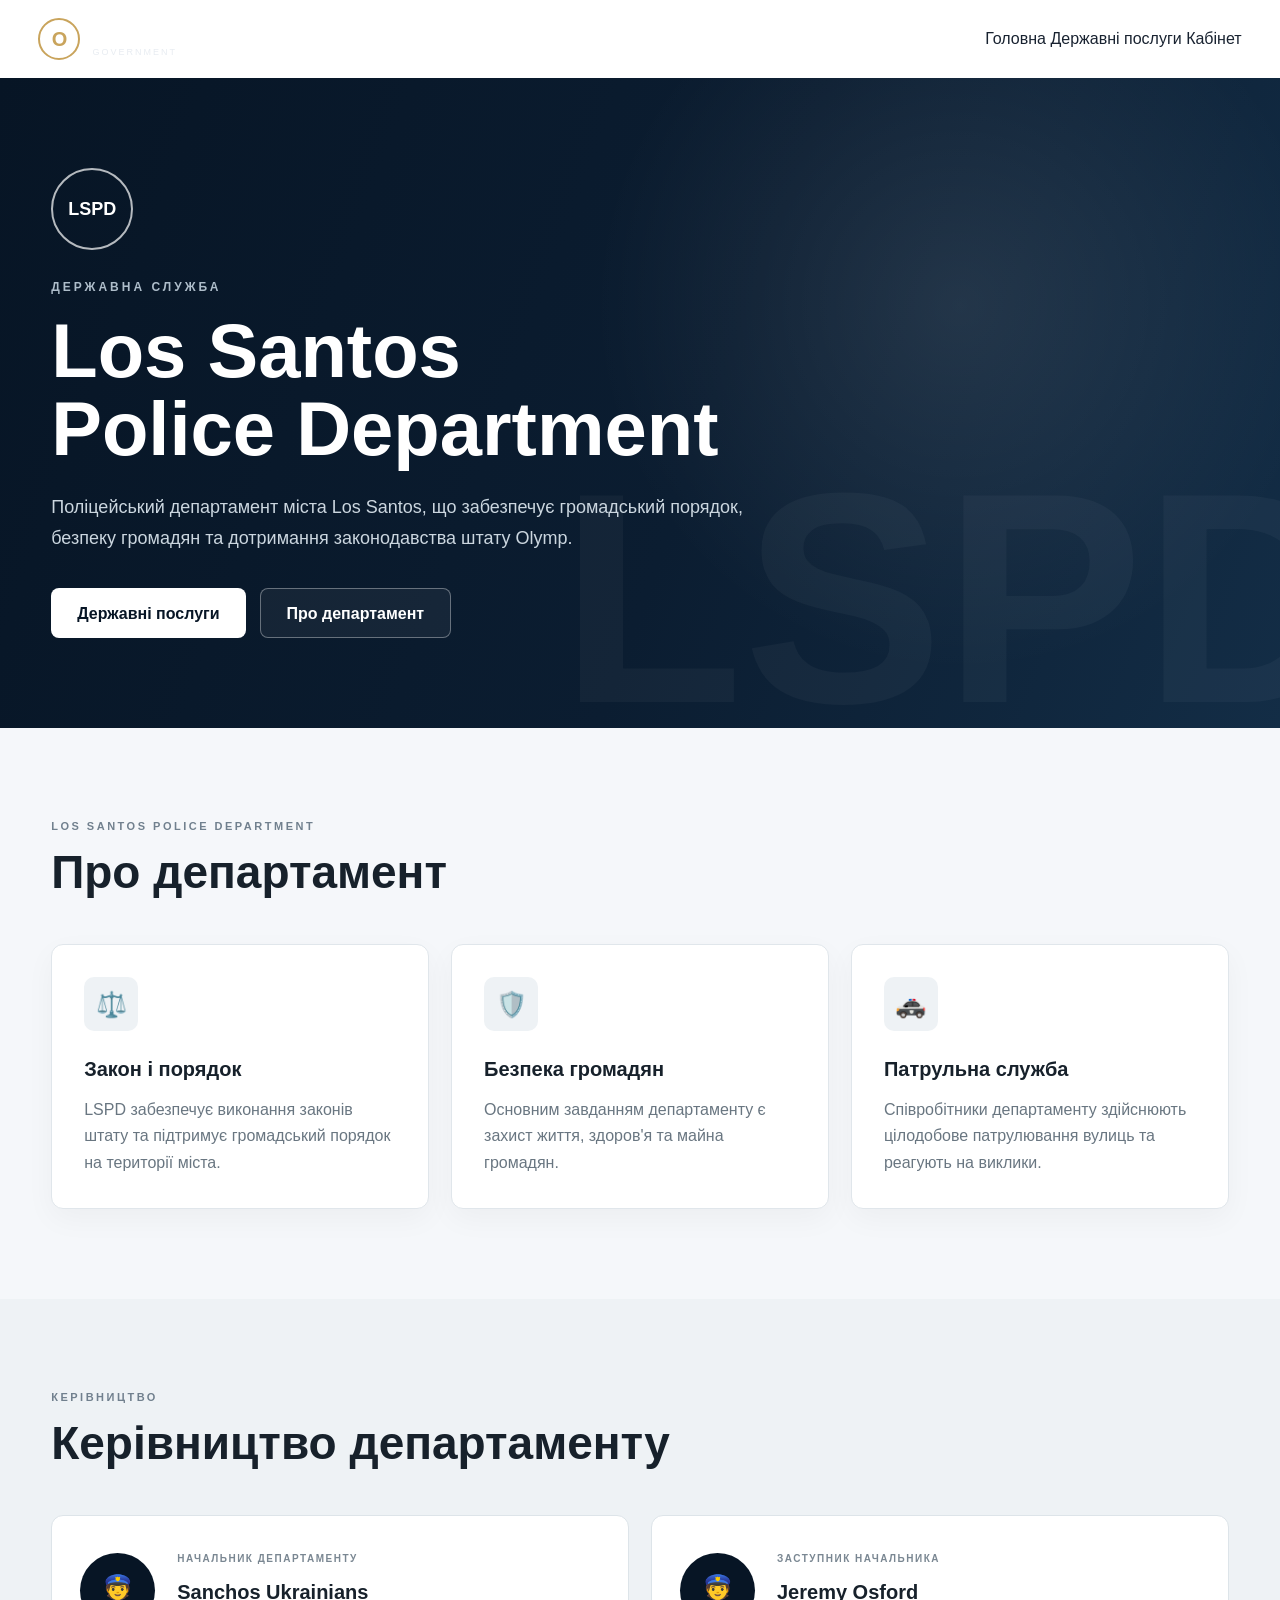
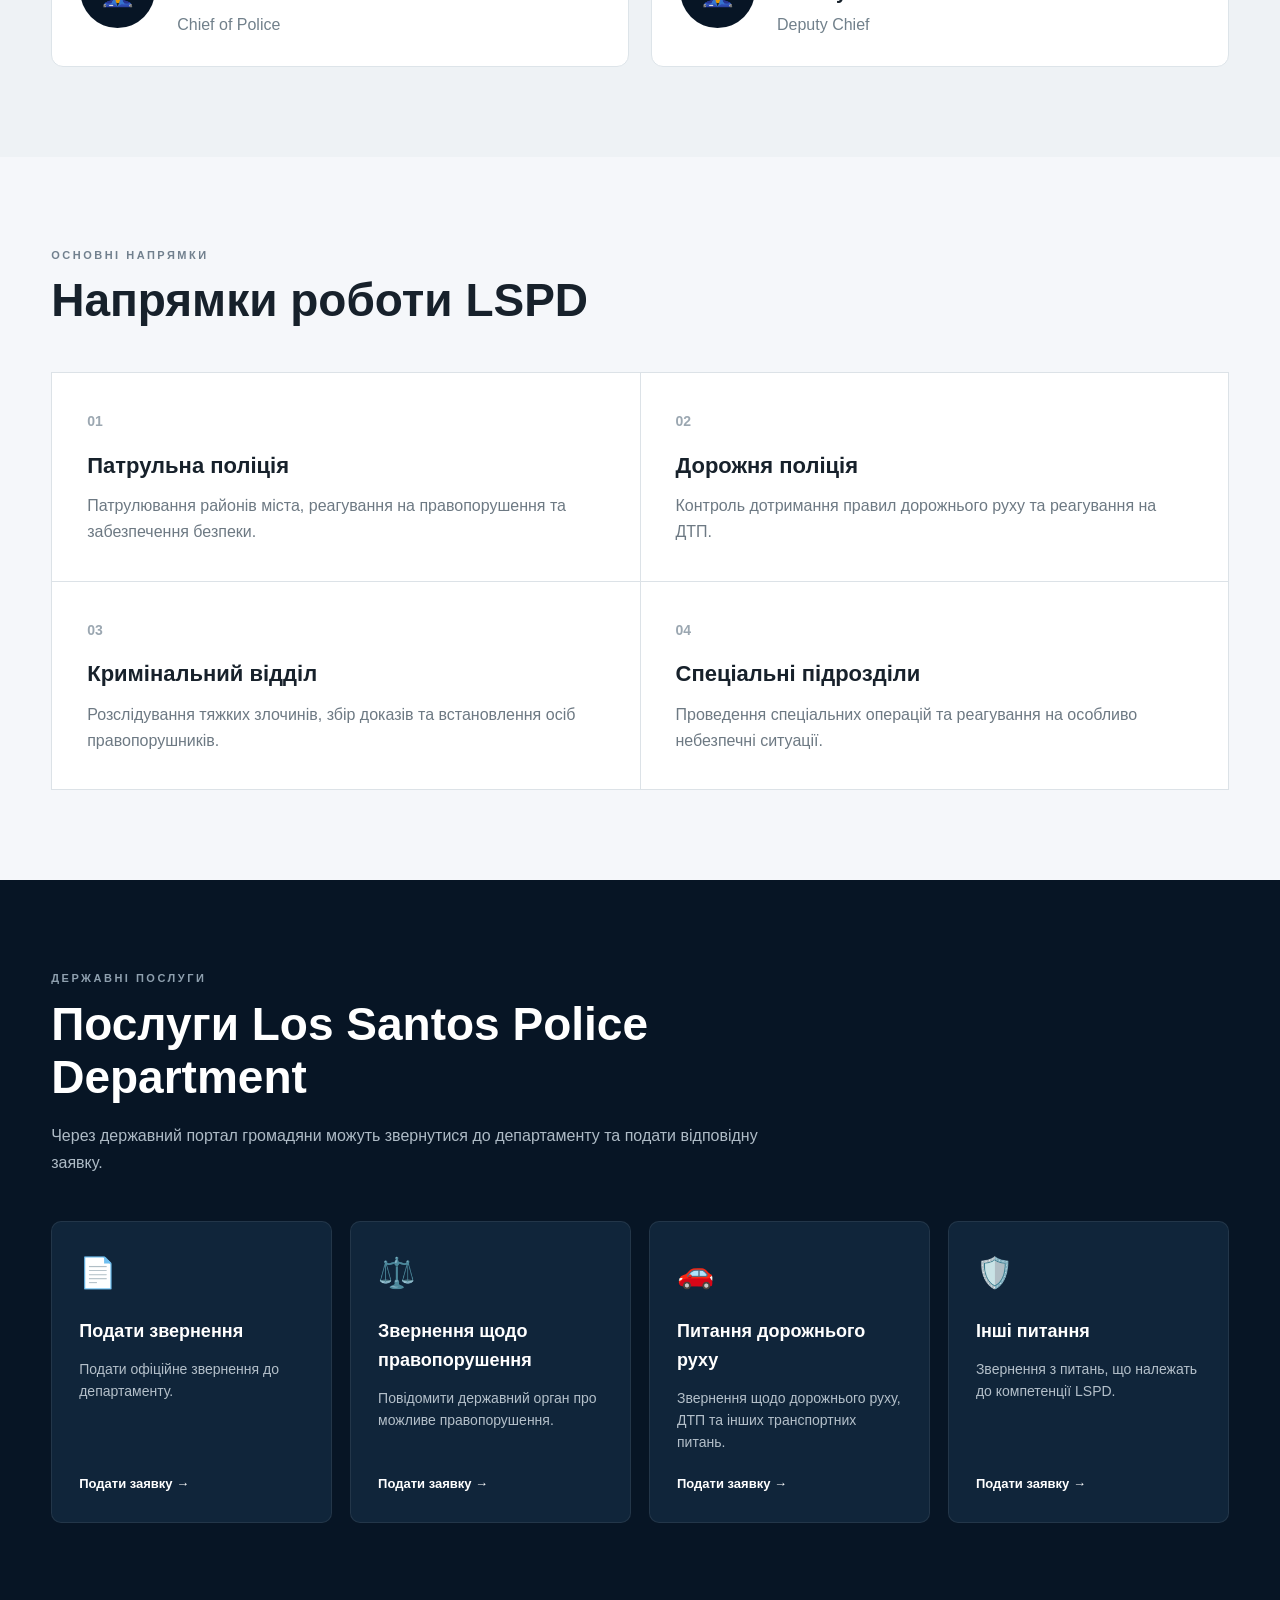
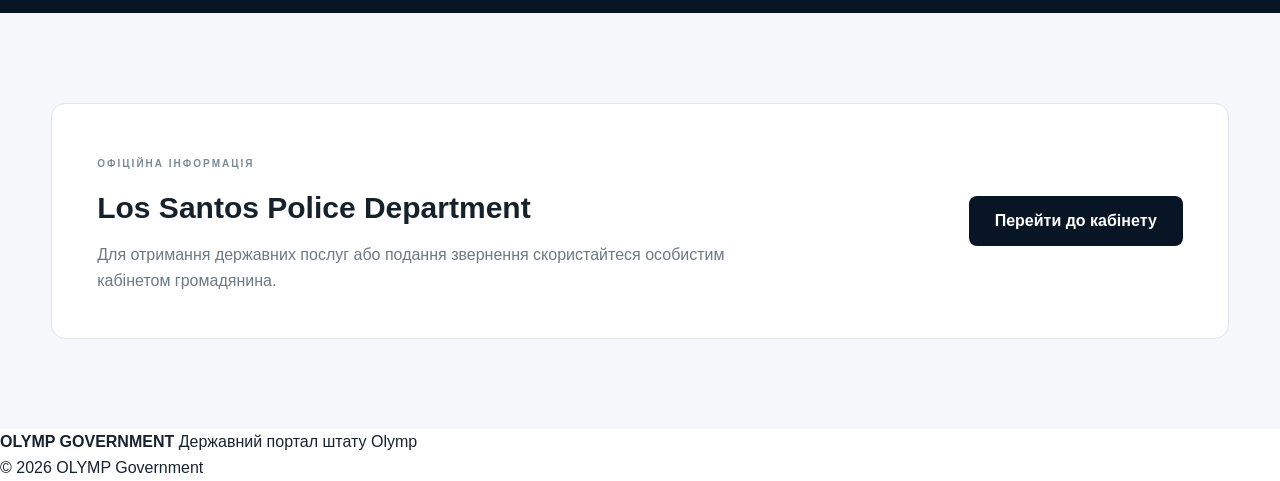
<file: lspd.html>
<!DOCTYPE html>
<html lang="uk">

<head>

    <meta charset="UTF-8">

    <meta
        name="viewport"
        content="width=device-width, initial-scale=1.0"
    >

    <title>LSPD | OLYMP Government</title>

    <meta
        name="description"
        content="Los Santos Police Department — офіційна сторінка державної служби OLYMP Government."
    >

    <link
        rel="stylesheet"
        href="style.css"
    >

    <link
        rel="stylesheet"
        href="lspd.css"
    >

</head>


<body>


<!-- =====================================================
     HEADER
===================================================== -->

<header class="site-header">

    <div class="header-inner">


        <!-- LOGO -->

        <a
            href="index.html"
            class="brand"
        >

            <div class="brand-emblem">
                O
            </div>

            <div class="brand-text">

                <strong>
                    OLYMP
                </strong>

                <span>
                    GOVERNMENT
                </span>

            </div>

        </a>


        <!-- NAVIGATION -->

        <nav class="main-nav">

            <a href="index.html">
                Головна
            </a>

            <a href="index.html#services">
                Державні послуги
            </a>

            <a href="cabinet.html">
                Кабінет
            </a>

        </nav>


    </div>

</header>



<!-- =====================================================
     LSPD HERO
===================================================== -->

<main class="lspd-page">


    <section class="lspd-hero">

        <div class="lspd-hero-overlay"></div>

        <div class="lspd-hero-content">


            <div class="lspd-badge">
                LSPD
            </div>


            <div class="lspd-label">
                ДЕРЖАВНА СЛУЖБА
            </div>


            <h1>
                Los Santos<br>
                Police Department
            </h1>


            <p>
                Поліцейський департамент міста Los Santos,
                що забезпечує громадський порядок,
                безпеку громадян та дотримання законодавства
                штату Olymp.
            </p>


            <div class="lspd-hero-buttons">

                <a
                    href="#services"
                    class="lspd-button primary"
                >
                    Державні послуги
                </a>

                <a
                    href="#about"
                    class="lspd-button secondary"
                >
                    Про департамент
                </a>

            </div>


        </div>

    </section>



    <!-- =================================================
         ABOUT
    ================================================== -->

    <section
        id="about"
        class="lspd-section"
    >

        <div class="lspd-container">


            <div class="lspd-section-heading">

                <span>
                    LOS SANTOS POLICE DEPARTMENT
                </span>

                <h2>
                    Про департамент
                </h2>

            </div>


            <div class="lspd-about-grid">


                <div class="lspd-about-card">

                    <div class="lspd-card-icon">
                        ⚖️
                    </div>

                    <h3>
                        Закон і порядок
                    </h3>

                    <p>
                        LSPD забезпечує виконання законів
                        штату та підтримує громадський порядок
                        на території міста.
                    </p>

                </div>


                <div class="lspd-about-card">

                    <div class="lspd-card-icon">
                        🛡️
                    </div>

                    <h3>
                        Безпека громадян
                    </h3>

                    <p>
                        Основним завданням департаменту є
                        захист життя, здоров'я та майна
                        громадян.
                    </p>

                </div>


                <div class="lspd-about-card">

                    <div class="lspd-card-icon">
                        🚓
                    </div>

                    <h3>
                        Патрульна служба
                    </h3>

                    <p>
                        Співробітники департаменту здійснюють
                        цілодобове патрулювання вулиць
                        та реагують на виклики.
                    </p>

                </div>


            </div>

        </div>

    </section>



    <!-- =================================================
         LEADERSHIP
    ================================================== -->

    <section class="lspd-section lspd-section-light">

        <div class="lspd-container">


            <div class="lspd-section-heading">

                <span>
                    КЕРІВНИЦТВО
                </span>

                <h2>
                    Керівництво департаменту
                </h2>

            </div>


            <div class="lspd-leadership-grid">


                <div class="lspd-leader-card">


                    <div class="lspd-leader-avatar">
                        👮
                    </div>


                    <div>

                        <span>
                            НАЧАЛЬНИК ДЕПАРТАМЕНТУ
                        </span>

                        <h3>
                            Sanchos Ukrainians
                        </h3>

                        <p>
                            Chief of Police
                        </p>

                    </div>


                </div>


                <div class="lspd-leader-card">


                    <div class="lspd-leader-avatar">
                        👮
                    </div>


                    <div>

                        <span>
                            ЗАСТУПНИК НАЧАЛЬНИКА
                        </span>

                        <h3>
                            Jeremy Osford
                        </h3>

                        <p>
                            Deputy Chief
                        </p>

                    </div>


                </div>


            </div>

        </div>

    </section>



    <!-- =================================================
         DIRECTIONS
    ================================================== -->

    <section class="lspd-section">

        <div class="lspd-container">


            <div class="lspd-section-heading">

                <span>
                    ОСНОВНІ НАПРЯМКИ
                </span>

                <h2>
                    Напрямки роботи LSPD
                </h2>

            </div>


            <div class="lspd-directions-grid">


                <div class="lspd-direction">

                    <strong>
                        01
                    </strong>

                    <h3>
                        Патрульна поліція
                    </h3>

                    <p>
                        Патрулювання районів міста,
                        реагування на правопорушення
                        та забезпечення безпеки.
                    </p>

                </div>


                <div class="lspd-direction">

                    <strong>
                        02
                    </strong>

                    <h3>
                        Дорожня поліція
                    </h3>

                    <p>
                        Контроль дотримання правил дорожнього
                        руху та реагування на ДТП.
                    </p>

                </div>


                <div class="lspd-direction">

                    <strong>
                        03
                    </strong>

                    <h3>
                        Кримінальний відділ
                    </h3>

                    <p>
                        Розслідування тяжких злочинів,
                        збір доказів та встановлення
                        осіб правопорушників.
                    </p>

                </div>


                <div class="lspd-direction">

                    <strong>
                        04
                    </strong>

                    <h3>
                        Спеціальні підрозділи
                    </h3>

                    <p>
                        Проведення спеціальних операцій
                        та реагування на особливо небезпечні
                        ситуації.
                    </p>

                </div>


            </div>

        </div>

    </section>



    <!-- =================================================
         SERVICES
    ================================================== -->

    <section
        id="services"
        class="lspd-section lspd-section-dark"
    >

        <div class="lspd-container">


            <div class="lspd-section-heading light">

                <span>
                    ДЕРЖАВНІ ПОСЛУГИ
                </span>

                <h2>
                    Послуги Los Santos Police Department
                </h2>

                <p>
                    Через державний портал громадяни можуть
                    звернутися до департаменту та подати
                    відповідну заявку.
                </p>

            </div>


            <div class="lspd-services-grid">


                <a
                    href="cabinet.html"
                    class="lspd-service-card"
                >

                    <div class="lspd-service-icon">
                        📄
                    </div>

                    <h3>
                        Подати звернення
                    </h3>

                    <p>
                        Подати офіційне звернення
                        до департаменту.
                    </p>

                    <span>
                        Подати заявку →
                    </span>

                </a>


                <a
                    href="cabinet.html"
                    class="lspd-service-card"
                >

                    <div class="lspd-service-icon">
                        ⚖️
                    </div>

                    <h3>
                        Звернення щодо правопорушення
                    </h3>

                    <p>
                        Повідомити державний орган
                        про можливе правопорушення.
                    </p>

                    <span>
                        Подати заявку →
                    </span>

                </a>


                <a
                    href="cabinet.html"
                    class="lspd-service-card"
                >

                    <div class="lspd-service-icon">
                        🚗
                    </div>

                    <h3>
                        Питання дорожнього руху
                    </h3>

                    <p>
                        Звернення щодо дорожнього руху,
                        ДТП та інших транспортних питань.
                    </p>

                    <span>
                        Подати заявку →
                    </span>

                </a>


                <a
                    href="cabinet.html"
                    class="lspd-service-card"
                >

                    <div class="lspd-service-icon">
                        🛡️
                    </div>

                    <h3>
                        Інші питання
                    </h3>

                    <p>
                        Звернення з питань, що належать
                        до компетенції LSPD.
                    </p>

                    <span>
                        Подати заявку →
                    </span>

                </a>


            </div>

        </div>

    </section>



    <!-- =================================================
         CONTACT
    ================================================== -->

    <section class="lspd-section">

        <div class="lspd-container">


            <div class="lspd-contact">


                <div>

                    <span>
                        ОФІЦІЙНА ІНФОРМАЦІЯ
                    </span>

                    <h2>
                        Los Santos Police Department
                    </h2>

                    <p>
                        Для отримання державних послуг
                        або подання звернення скористайтеся
                        особистим кабінетом громадянина.
                    </p>

                </div>


                <a
                    href="cabinet.html"
                    class="lspd-button primary"
                >
                    Перейти до кабінету
                </a>


            </div>

        </div>

    </section>


</main>



<!-- =====================================================
     FOOTER
===================================================== -->

<footer class="site-footer">

    <div class="footer-inner">


        <div>

            <strong>
                OLYMP GOVERNMENT
            </strong>

            <span>
                Державний портал штату Olymp
            </span>

        </div>


        <div>
            © 2026 OLYMP Government
        </div>


    </div>

</footer>



</body>

</html>
</file>
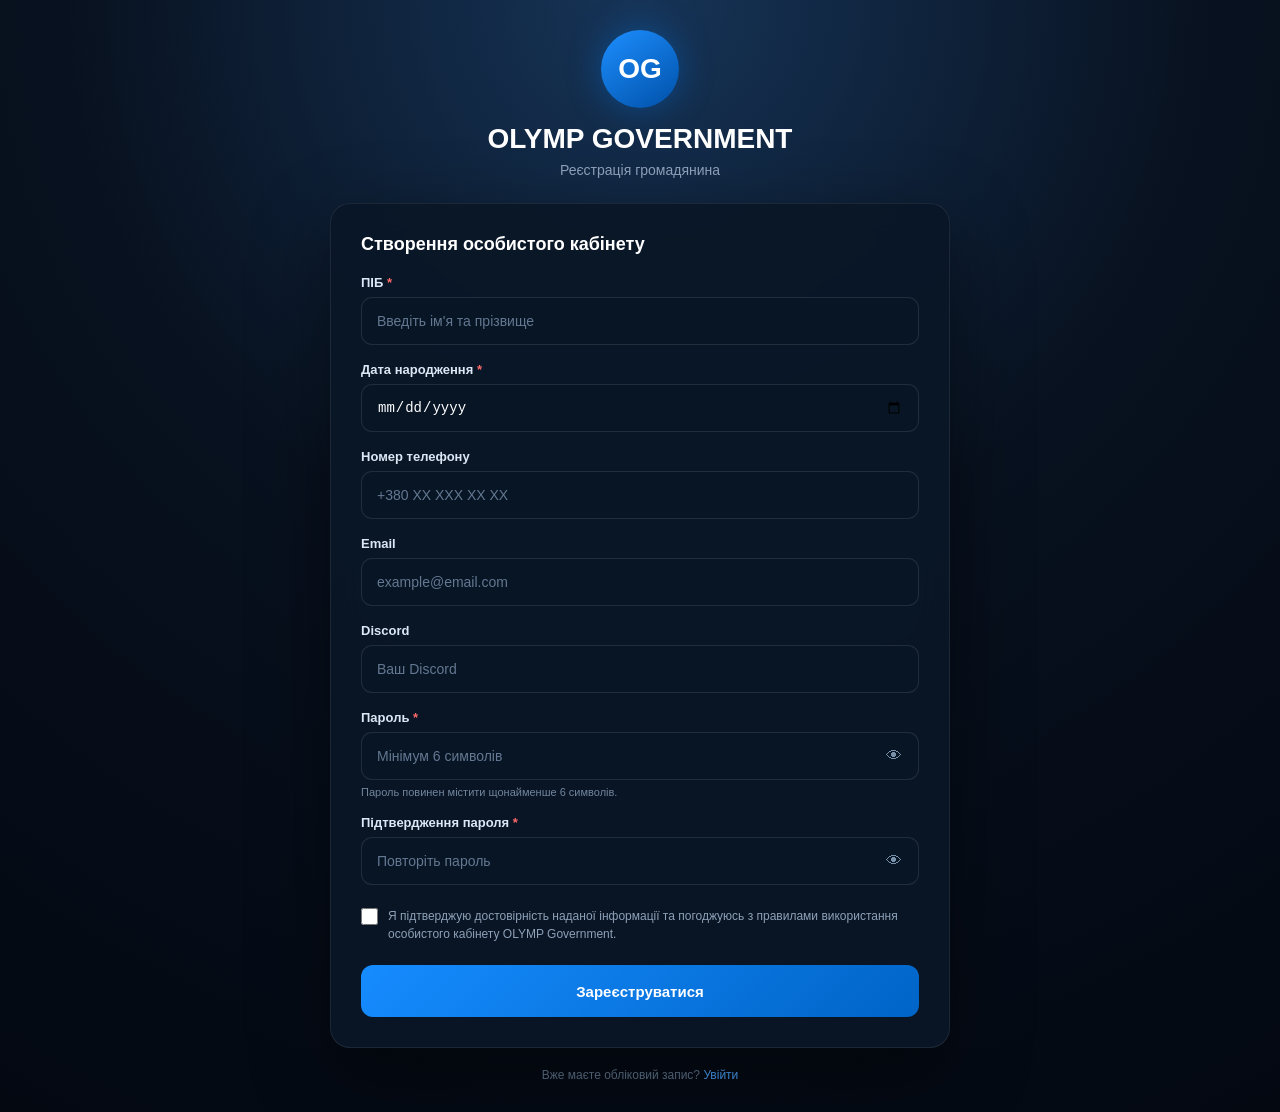
<file: register.html>
<!DOCTYPE html>
<html lang="uk">
<head>
<meta charset="UTF-8">
<meta name="viewport" content="width=device-width, initial-scale=1.0">
<title>Реєстрація — OLYMP Government</title>
<style>
*{box-sizing:border-box;margin:0;padding:0}body{min-height:100vh;font-family:Arial,Helvetica,sans-serif;background:radial-gradient(circle at top,#163457 0%,#08111f 45%,#030811 100%);color:#fff;display:flex;align-items:center;justify-content:center;padding:30px 15px}.page{width:100%;max-width:620px}.header{text-align:center;margin-bottom:25px}.logo{width:78px;height:78px;margin:0 auto 15px;border-radius:50%;background:linear-gradient(145deg,#1d8fff,#0050a8);display:flex;align-items:center;justify-content:center;font-size:28px;font-weight:800;box-shadow:0 0 35px rgba(0,132,255,.35)}.header h1{font-size:28px;margin-bottom:7px}.header p{color:#91a4bd;font-size:14px}.card{background:rgba(10,23,39,.94);border:1px solid rgba(255,255,255,.08);border-radius:20px;padding:30px;box-shadow:0 25px 80px rgba(0,0,0,.45);backdrop-filter:blur(15px)}.section-title{font-size:18px;font-weight:700;margin-bottom:20px}.form-group{margin-bottom:17px}.form-group label{display:block;margin-bottom:7px;color:#dbe7f5;font-size:13px;font-weight:600}.required{color:#ff6b6b}input{width:100%;height:48px;padding:0 15px;border:1px solid rgba(255,255,255,.1);border-radius:11px;background:#071525;color:#fff;outline:none;font-size:14px}input:focus{border-color:#168cff;box-shadow:0 0 0 3px rgba(22,140,255,.12)}input::placeholder{color:#647891}.hint{margin-top:6px;color:#71859d;font-size:11px}.password-wrapper{position:relative}.password-wrapper input{padding-right:52px}.show-password{position:absolute;right:0;top:0;width:50px;height:48px;border:0;background:transparent;color:#7890aa;cursor:pointer;font-size:16px}.agreement{display:flex;gap:10px;align-items:flex-start;margin:22px 0;color:#8ea1b8;font-size:12px;line-height:1.5}.agreement input{width:17px;height:17px;min-width:17px;margin-top:1px;accent-color:#168cff}.submit-button,.login-button{width:100%;height:52px;border:0;border-radius:12px;background:linear-gradient(135deg,#168cff,#0064c7);color:#fff;font-size:15px;font-weight:700;cursor:pointer}.submit-button:disabled{opacity:.55;cursor:not-allowed}.message{display:none;padding:13px 15px;border-radius:10px;margin-bottom:18px;font-size:13px;line-height:1.5}.message.error{display:block;background:rgba(220,53,69,.12);border:1px solid rgba(220,53,69,.25);color:#ff8d96}.success-screen{display:none;text-align:center}.success-icon{width:74px;height:74px;margin:0 auto 18px;border-radius:50%;background:rgba(40,167,69,.15);display:flex;align-items:center;justify-content:center;font-size:34px}.success-screen h2{font-size:23px;margin-bottom:10px}.success-screen p{color:#8ea1b8;font-size:13px;line-height:1.6;margin-bottom:20px}.id-box{padding:17px;border-radius:12px;background:#071525;border:1px solid rgba(22,140,255,.25);margin-bottom:20px}.id-box span{display:block;color:#71859d;font-size:11px;margin-bottom:7px}.id-box strong{font-size:23px;color:#4da5ff;letter-spacing:1px}.login-button{display:flex;align-items:center;justify-content:center;text-decoration:none;height:50px;font-size:14px}.footer{text-align:center;margin-top:20px;color:#60758d;font-size:12px}.footer a{color:#4da5ff;text-decoration:none}.loader{width:18px;height:18px;border:2px solid rgba(255,255,255,.35);border-top-color:#fff;border-radius:50%;display:inline-block;vertical-align:middle;margin-right:8px;animation:spin .8s linear infinite}@keyframes spin{to{transform:rotate(360deg)}}@media(max-width:600px){.card{padding:22px 18px}.header h1{font-size:24px}}
</style>
</head>
<body>
<div class="page">
<div class="header"><div class="logo">OG</div><h1>OLYMP GOVERNMENT</h1><p>Реєстрація громадянина</p></div>
<div class="card">
<div id="registrationBlock">
<div class="section-title">Створення особистого кабінету</div>
<div id="message" class="message"></div>
<form id="registrationForm" autocomplete="off">
<div class="form-group"><label for="fullName">ПІБ <span class="required">*</span></label><input type="text" id="fullName" maxlength="100" placeholder="Введіть ім'я та прізвище" autocomplete="name" required></div>
<div class="form-group"><label for="birthDate">Дата народження <span class="required">*</span></label><input type="date" id="birthDate" autocomplete="bday" required></div>
<div class="form-group"><label for="phone">Номер телефону</label><input type="tel" id="phone" maxlength="30" placeholder="+380 XX XXX XX XX" autocomplete="tel"></div>
<div class="form-group"><label for="email">Email</label><input type="email" id="email" maxlength="120" placeholder="example@email.com" autocomplete="email"></div>
<div class="form-group"><label for="discord">Discord</label><input type="text" id="discord" maxlength="100" placeholder="Ваш Discord"></div>
<div class="form-group"><label for="password">Пароль <span class="required">*</span></label><div class="password-wrapper"><input type="password" id="password" minlength="6" maxlength="100" placeholder="Мінімум 6 символів" autocomplete="new-password" required><button type="button" class="show-password" id="showPassword">👁</button></div><div class="hint">Пароль повинен містити щонайменше 6 символів.</div></div>
<div class="form-group"><label for="passwordConfirm">Підтвердження пароля <span class="required">*</span></label><div class="password-wrapper"><input type="password" id="passwordConfirm" minlength="6" maxlength="100" placeholder="Повторіть пароль" autocomplete="new-password" required><button type="button" class="show-password" id="showPasswordConfirm">👁</button></div></div>
<label class="agreement"><input type="checkbox" id="agreement" required><span>Я підтверджую достовірність наданої інформації та погоджуюсь з правилами використання особистого кабінету OLYMP Government.</span></label>
<button type="submit" class="submit-button" id="submitButton">Зареєструватися</button>
</form></div>
<div class="success-screen" id="successScreen"><div class="success-icon">✓</div><h2>Реєстрацію завершено!</h2><p>Ваш особистий кабінет успішно створено. Збережіть свій OLYMP-ID — він буде використовуватися для входу.</p><div class="id-box"><span>Ваш OLYMP-ID</span><strong id="generatedId">OLYMP-000000</strong></div><a href="login.html" class="login-button">Увійти до особистого кабінету</a></div>
</div>
<div class="footer">Вже маєте обліковий запис? <a href="login.html">Увійти</a></div>
</div>
<script>
const GOOGLE_SCRIPT_URL="https://script.google.com/macros/s/AKfycbyynbAxu6A_tU5nBEUum357BCY6o8D-3e44wEtR-AlyOtV5un8mNgpmkvU6dtrIy0RvfQ/exec";
const form=document.getElementById("registrationForm"),message=document.getElementById("message"),submitButton=document.getElementById("submitButton"),registrationBlock=document.getElementById("registrationBlock"),successScreen=document.getElementById("successScreen"),generatedId=document.getElementById("generatedId");
function showMessage(text){message.textContent=text;message.className="message error"}function hideMessage(){message.textContent="";message.className="message"}function toggle(btnId,inputId){const b=document.getElementById(btnId),i=document.getElementById(inputId);b.onclick=()=>{const v=i.type==="password";i.type=v?"text":"password";b.textContent=v?"🙈":"👁"}}toggle("showPassword","password");toggle("showPasswordConfirm","passwordConfirm");
form.addEventListener("submit",async e=>{e.preventDefault();hideMessage();const fullName=document.getElementById("fullName").value.replace(/<[^>]*>/g,"").trim(),birthDate=document.getElementById("birthDate").value,phone=document.getElementById("phone").value.replace(/<[^>]*>/g,"").trim(),email=document.getElementById("email").value.replace(/<[^>]*>/g,"").trim(),discord=document.getElementById("discord").value.replace(/<[^>]*>/g,"").trim(),password=document.getElementById("password").value,passwordConfirm=document.getElementById("passwordConfirm").value;if(fullName.length<3)return showMessage("Вкажіть коректні ПІБ.");if(!birthDate)return showMessage("Вкажіть дату народження.");if(new Date(birthDate+"T00:00:00")>=new Date())return showMessage("Дата народження вказана некоректно.");if(password.length<6)return showMessage("Пароль повинен містити щонайменше 6 символів.");if(password!==passwordConfirm)return showMessage("Паролі не співпадають.");if(!phone&&!email&&!discord)return showMessage("Вкажіть хоча б один контактний спосіб зв'язку.");submitButton.disabled=true;submitButton.innerHTML='<span class="loader"></span> Реєстрація...';const data=new URLSearchParams();data.append("action","register");data.append("fullName",fullName);data.append("birthDate",birthDate);data.append("phone",phone);data.append("email",email);data.append("discord",discord);data.append("password",password);try{const response=await fetch(GOOGLE_SCRIPT_URL,{method:"POST",body:data});const text=await response.text();let result;try{result=JSON.parse(text)}catch(_){throw new Error("invalid_json")}if(!result.success){showMessage(result.message||"Не вдалося завершити реєстрацію.");submitButton.disabled=false;submitButton.textContent="Зареєструватися";return}const user=result.user;if(!user||!user.olympId){showMessage("Сервер не повернув OLYMP-ID.");submitButton.disabled=false;submitButton.textContent="Зареєструватися";return}localStorage.setItem("olymp_user",JSON.stringify({olympId:user.olympId,fullName:user.fullName||fullName,birthDate:user.birthDate||birthDate,phone:user.phone||phone,email:user.email||email,discord:user.discord||discord,status:user.status||"Активний"}));localStorage.setItem("olymp_id",user.olympId);generatedId.textContent=user.olympId;registrationBlock.style.display="none";successScreen.style.display="block"}catch(err){console.error(err);showMessage(err.message==="invalid_json"?"Google Apps Script повернув некоректну відповідь. Перевірте актуальність Code.gs та публікацію Web App.":"Помилка з'єднання з сервером. Перевірте URL Google Apps Script та налаштування доступу.");submitButton.disabled=false;submitButton.textContent="Зареєструватися"}});
</script>
</body>
</html>
</file>
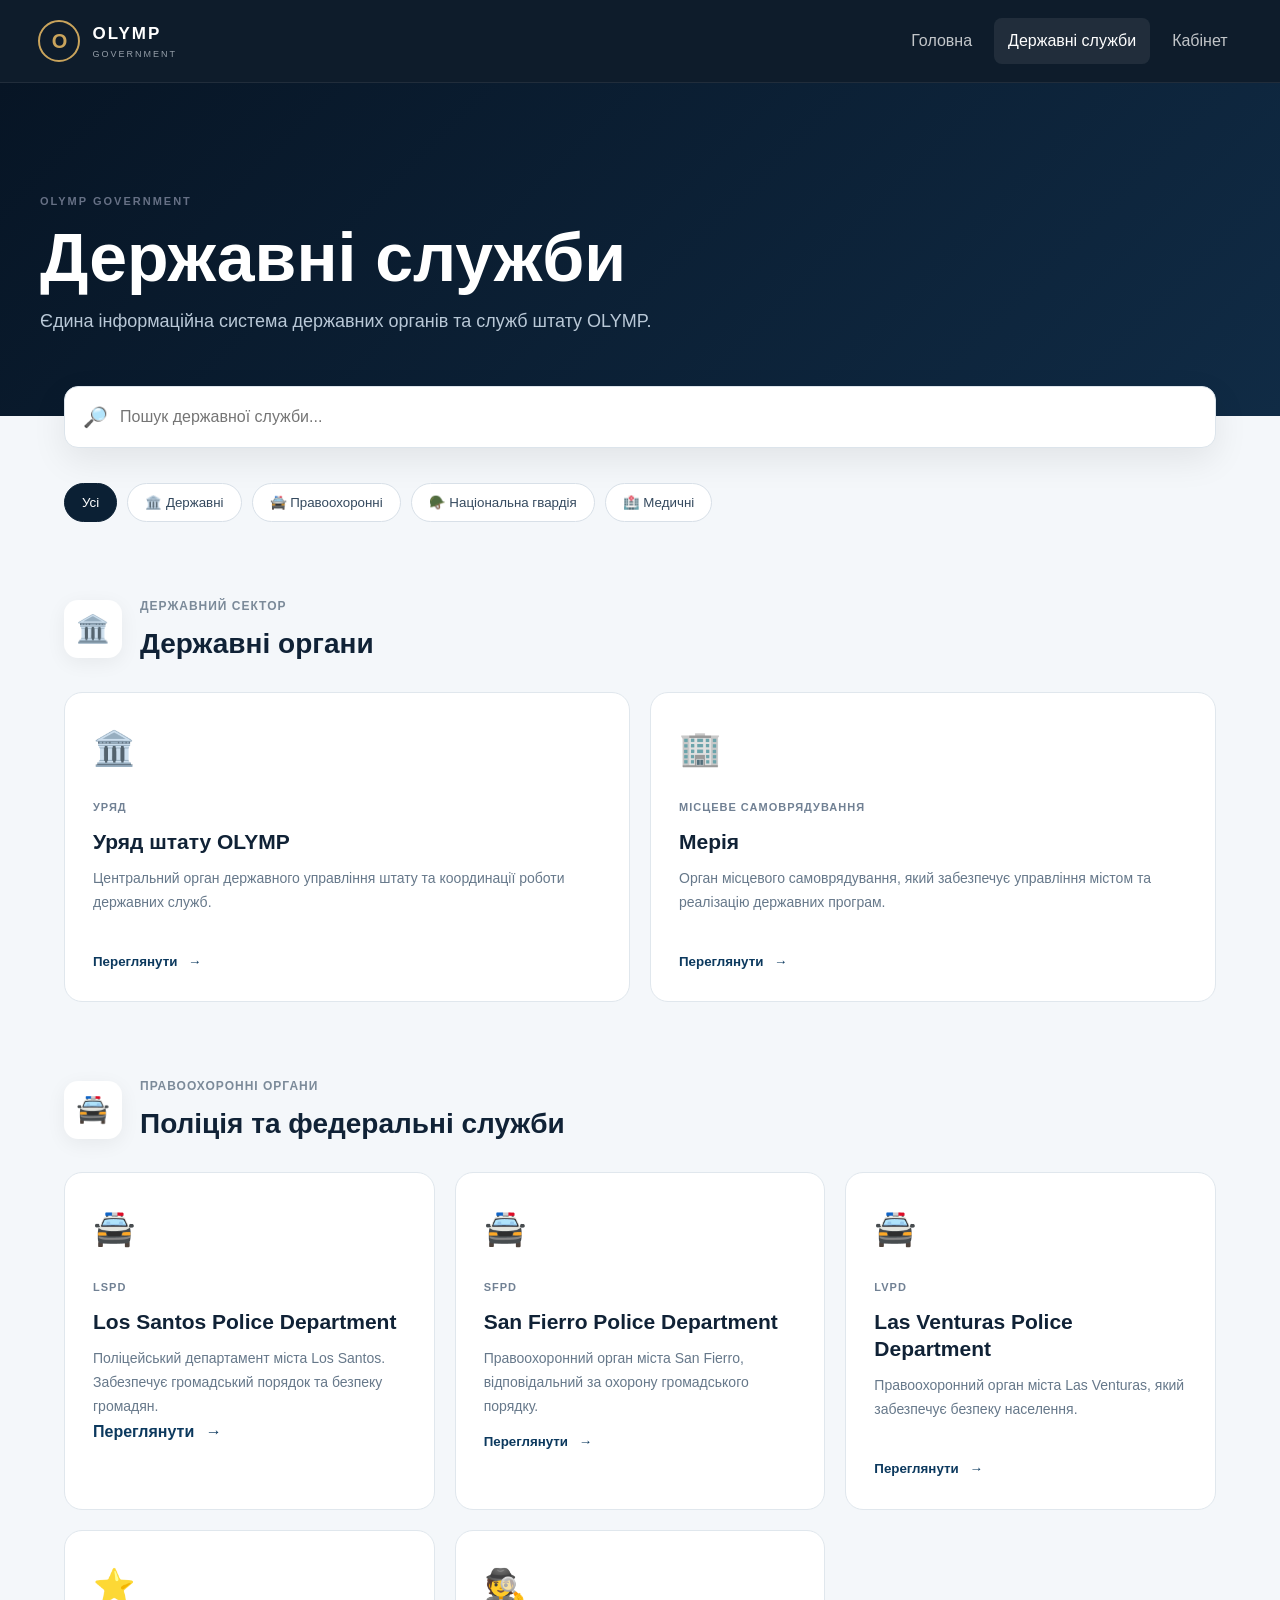
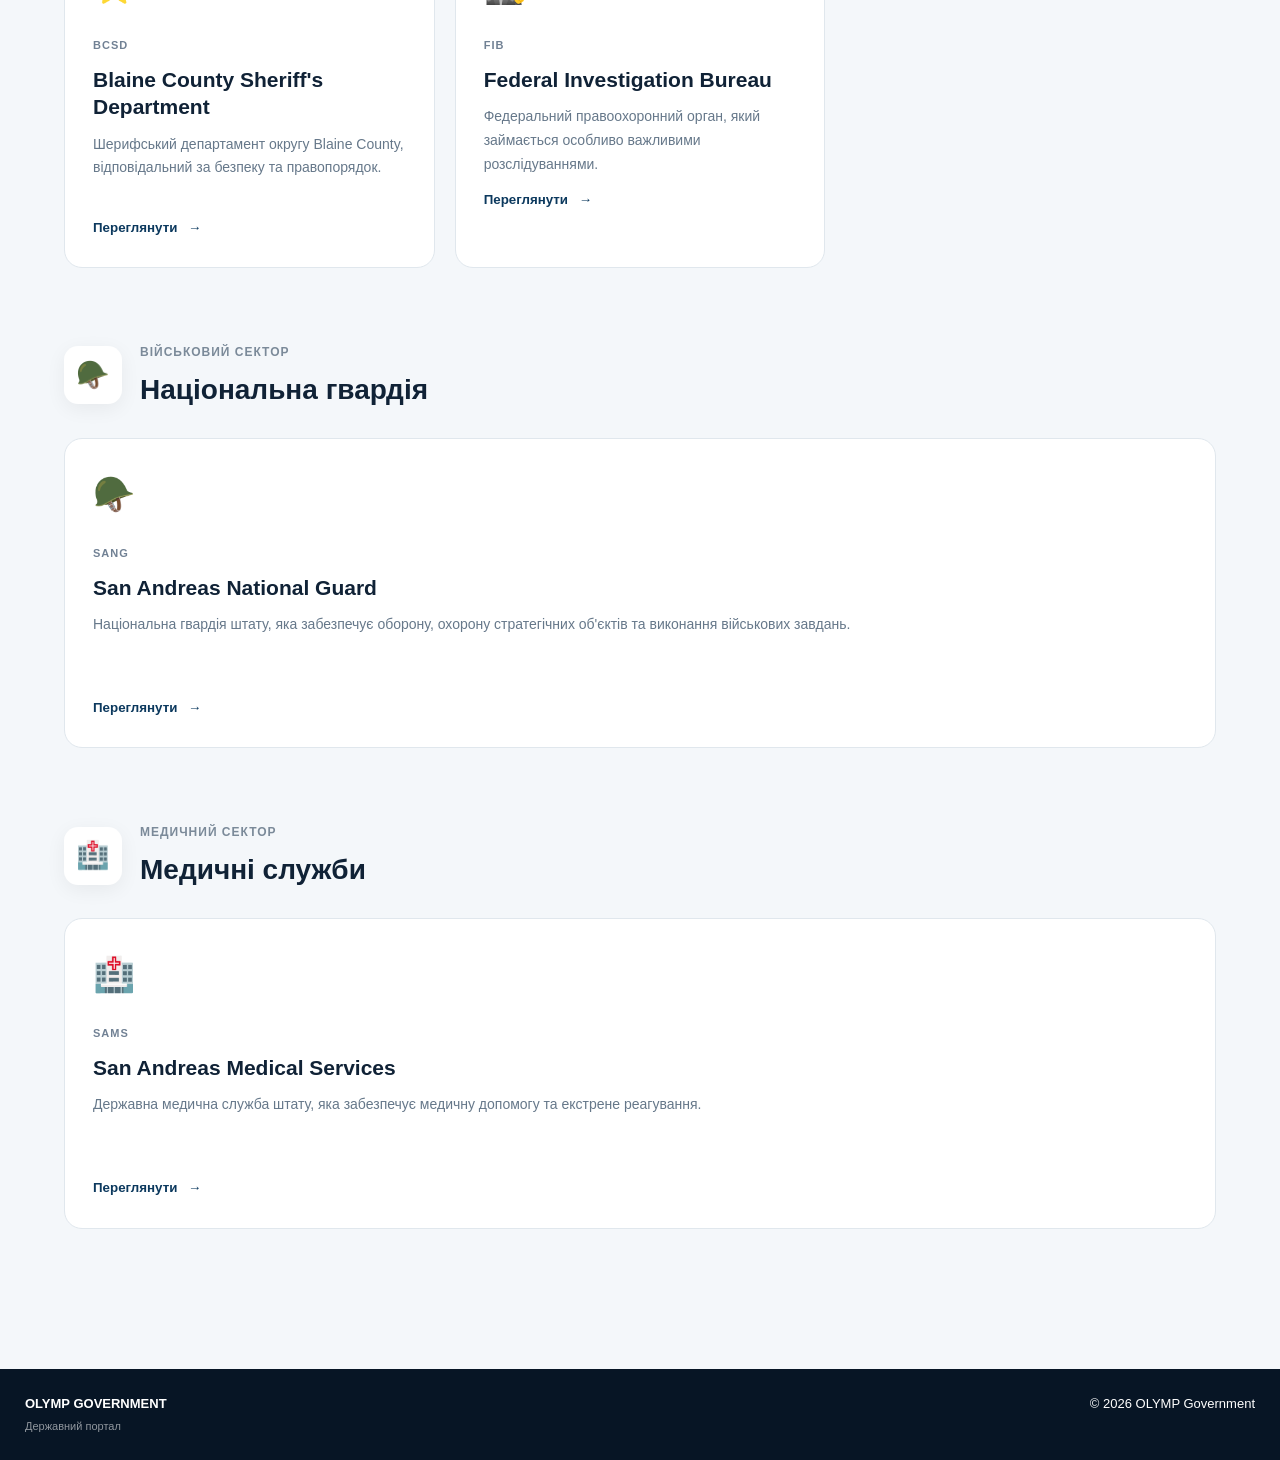
<file: services.html>
<!DOCTYPE html>
<html lang="uk">

<head>

    <meta charset="UTF-8">

    <meta
        name="viewport"
        content="width=device-width, initial-scale=1.0"
    >

    <title>Державні служби | OLYMP Government</title>

    <meta
        name="description"
        content="Державні служби штату OLYMP Government"
    >

    <link
        rel="stylesheet"
        href="style.css"
    >

    <link
        rel="stylesheet"
        href="services.css"
    >

</head>


<body>


<!-- =====================================================
     HEADER
===================================================== -->

<header
    class="cabinet-header"
    id="header"
>

    <div class="header-inner">


        <a
            href="index.html"
            class="brand"
        >

            <div class="brand-emblem">
                O
            </div>

            <div class="brand-text">

                <strong>
                    OLYMP
                </strong>

                <span>
                    GOVERNMENT
                </span>

            </div>

        </a>


        <nav class="cabinet-nav">

            <a href="index.html">
                Головна
            </a>

            <a
                href="services.html"
                class="active"
            >
                Державні служби
            </a>

            <a href="cabinet.html">
                Кабінет
            </a>

        </nav>


    </div>

</header>



<!-- =====================================================
     MAIN
===================================================== -->

<main class="services-page">


    <!-- =================================================
         HERO
    ================================================== -->

    <section class="services-hero">

        <div class="services-hero-content">

            <div class="section-label">
                OLYMP GOVERNMENT
            </div>

            <h1>
                Державні служби
            </h1>

            <p>
                Єдина інформаційна система державних
                органів та служб штату OLYMP.
            </p>

        </div>

    </section>



    <!-- =================================================
         SEARCH
    ================================================== -->

    <section class="services-tools">

        <div class="services-search">

            <span class="search-icon">
                🔎
            </span>

            <input
                type="text"
                id="serviceSearch"
                placeholder="Пошук державної служби..."
                autocomplete="off"
            >

            <button
                type="button"
                id="clearSearch"
                class="clear-search"
            >
                ×
            </button>

        </div>


        <div class="services-categories">

            <button
                class="service-filter active"
                data-category="all"
            >
                Усі
            </button>

            <button
                class="service-filter"
                data-category="government"
            >
                🏛️ Державні
            </button>

            <button
                class="service-filter"
                data-category="police"
            >
                🚔 Правоохоронні
            </button>

            <button
                class="service-filter"
                data-category="military"
            >
                🪖 Національна гвардія
            </button>

            <button
                class="service-filter"
                data-category="medical"
            >
                🏥 Медичні
            </button>

        </div>

    </section>



    <!-- =================================================
         SERVICES
    ================================================== -->

    <section class="services-container">


        <!-- ===============================
             GOVERNMENT
        ================================ -->

        <div class="service-group">

            <div class="service-group-heading">

                <div class="group-icon">
                    🏛️
                </div>

                <div>

                    <span>
                        ДЕРЖАВНИЙ СЕКТОР
                    </span>

                    <h2>
                        Державні органи
                    </h2>

                </div>

            </div>


            <div class="services-grid">


                <article
                    class="service-card"
                    data-category="government"
                    data-title="Уряд штату OLYMP"
                >

                    <div class="service-card-icon">
                        🏛️
                    </div>

                    <span class="service-card-label">
                        УРЯД
                    </span>

                    <h3>
                        Уряд штату OLYMP
                    </h3>

                    <p>
                        Центральний орган державного управління
                        штату та координації роботи державних служб.
                    </p>

                    <button
                        class="service-open"
                        data-service="government"
                    >
                        Переглянути
                        <span>→</span>
                    </button>

                </article>


                <article
                    class="service-card"
                    data-category="government"
                    data-title="Мерія"
                >

                    <div class="service-card-icon">
                        🏢
                    </div>

                    <span class="service-card-label">
                        МІСЦЕВЕ САМОВРЯДУВАННЯ
                    </span>

                    <h3>
                        Мерія
                    </h3>

                    <p>
                        Орган місцевого самоврядування,
                        який забезпечує управління містом
                        та реалізацію державних програм.
                    </p>

                    <button
                        class="service-open"
                        data-service="mayor"
                    >
                        Переглянути
                        <span>→</span>
                    </button>

                </article>


            </div>

        </div>



        <!-- ===============================
             POLICE
        ================================ -->

        <div class="service-group">

            <div class="service-group-heading">

                <div class="group-icon">
                    🚔
                </div>

                <div>

                    <span>
                        ПРАВООХОРОННІ ОРГАНИ
                    </span>

                    <h2>
                        Поліція та федеральні служби
                    </h2>

                </div>

            </div>


            <div class="services-grid">


                <article
                    class="service-card"
                    data-category="police"
                    data-title="Los Santos Police Department LSPD"
                >

                    <div class="service-card-icon">
                        🚔
                    </div>

                    <span class="service-card-label">
                        LSPD
                    </span>

                    <h3>
                        Los Santos Police Department
                    </h3>

                    <p>
                        Поліцейський департамент міста Los Santos.
                        Забезпечує громадський порядок та безпеку
                        громадян.
                    </p>

                    <a
    href="lspd.html"
    class="service-open"
>
    Переглянути
    <span>→</span>
</a>

                </article>



                <article
                    class="service-card"
                    data-category="police"
                    data-title="San Fierro Police Department SFPD"
                >

                    <div class="service-card-icon">
                        🚔
                    </div>

                    <span class="service-card-label">
                        SFPD
                    </span>

                    <h3>
                        San Fierro Police Department
                    </h3>

                    <p>
                        Правоохоронний орган міста San Fierro,
                        відповідальний за охорону громадського порядку.
                    </p>

                    <button
                        class="service-open"
                        data-service="sfpd"
                    >
                        Переглянути
                        <span>→</span>
                    </button>

                </article>



                <article
                    class="service-card"
                    data-category="police"
                    data-title="Las Venturas Police Department LVPD"
                >

                    <div class="service-card-icon">
                        🚔
                    </div>

                    <span class="service-card-label">
                        LVPD
                    </span>

                    <h3>
                        Las Venturas Police Department
                    </h3>

                    <p>
                        Правоохоронний орган міста Las Venturas,
                        який забезпечує безпеку населення.
                    </p>

                    <button
                        class="service-open"
                        data-service="lvpd"
                    >
                        Переглянути
                        <span>→</span>
                    </button>

                </article>



                <article
                    class="service-card"
                    data-category="police"
                    data-title="Blaine County Sheriff's Department BCSD"
                >

                    <div class="service-card-icon">
                        ⭐
                    </div>

                    <span class="service-card-label">
                        BCSD
                    </span>

                    <h3>
                        Blaine County Sheriff's Department
                    </h3>

                    <p>
                        Шерифський департамент округу Blaine County,
                        відповідальний за безпеку та правопорядок.
                    </p>

                    <button
                        class="service-open"
                        data-service="bcsd"
                    >
                        Переглянути
                        <span>→</span>
                    </button>

                </article>



                <article
                    class="service-card"
                    data-category="police"
                    data-title="Federal Investigation Bureau FIB"
                >

                    <div class="service-card-icon">
                        🕵️
                    </div>

                    <span class="service-card-label">
                        FIB
                    </span>

                    <h3>
                        Federal Investigation Bureau
                    </h3>

                    <p>
                        Федеральний правоохоронний орган,
                        який займається особливо важливими
                        розслідуваннями.
                    </p>

                    <button
                        class="service-open"
                        data-service="fib"
                    >
                        Переглянути
                        <span>→</span>
                    </button>

                </article>


            </div>

        </div>



        <!-- ===============================
             MILITARY
        ================================ -->

        <div class="service-group">

            <div class="service-group-heading">

                <div class="group-icon">
                    🪖
                </div>

                <div>

                    <span>
                        ВІЙСЬКОВИЙ СЕКТОР
                    </span>

                    <h2>
                        Національна гвардія
                    </h2>

                </div>

            </div>


            <div class="services-grid">


                <article
                    class="service-card"
                    data-category="military"
                    data-title="San Andreas National Guard SANG"
                >

                    <div class="service-card-icon">
                        🪖
                    </div>

                    <span class="service-card-label">
                        SANG
                    </span>

                    <h3>
                        San Andreas National Guard
                    </h3>

                    <p>
                        Національна гвардія штату, яка забезпечує
                        оборону, охорону стратегічних об'єктів
                        та виконання військових завдань.
                    </p>

                    <button
                        class="service-open"
                        data-service="sang"
                    >
                        Переглянути
                        <span>→</span>
                    </button>

                </article>


            </div>

        </div>



        <!-- ===============================
             MEDICAL
        ================================ -->

        <div class="service-group">

            <div class="service-group-heading">

                <div class="group-icon">
                    🏥
                </div>

                <div>

                    <span>
                        МЕДИЧНИЙ СЕКТОР
                    </span>

                    <h2>
                        Медичні служби
                    </h2>

                </div>

            </div>


            <div class="services-grid">


                <article
                    class="service-card"
                    data-category="medical"
                    data-title="San Andreas Medical Services SAMS"
                >

                    <div class="service-card-icon">
                        🏥
                    </div>

                    <span class="service-card-label">
                        SAMS
                    </span>

                    <h3>
                        San Andreas Medical Services
                    </h3>

                    <p>
                        Державна медична служба штату,
                        яка забезпечує медичну допомогу
                        та екстрене реагування.
                    </p>

                    <button
                        class="service-open"
                        data-service="sams"
                    >
                        Переглянути
                        <span>→</span>
                    </button>

                </article>


            </div>

        </div>



        <!-- NO RESULTS -->

        <div
            id="servicesEmpty"
            class="services-empty"
        >

            <div>
                🔎
            </div>

            <h3>
                Службу не знайдено
            </h3>

            <p>
                Спробуйте змінити пошуковий запит
                або вибрати іншу категорію.
            </p>

        </div>


    </section>

</main>



<!-- =====================================================
     MODAL
===================================================== -->

<div
    id="serviceModal"
    class="service-modal"
>

    <div class="service-modal-window">


        <button
            type="button"
            id="closeServiceModal"
            class="modal-close"
        >
            ×
        </button>


        <div
            id="modalIcon"
            class="modal-service-icon"
        >
            🏛️
        </div>


        <span
            id="modalLabel"
            class="service-card-label"
        >
            ДЕРЖАВНА СЛУЖБА
        </span>


        <h2 id="modalTitle">
            Державна служба
        </h2>


        <p id="modalDescription">
            Інформація про державну службу.
        </p>


        <div class="modal-information">

            <div>

                <span>
                    КАТЕГОРІЯ
                </span>

                <strong id="modalCategory">
                    —
                </strong>

            </div>


            <div>

                <span>
                    СТАТУС
                </span>

                <strong>
                    🟢 Діюча служба
                </strong>

            </div>

        </div>


        <div class="modal-actions">

            <a
                href="cabinet.html"
                class="modal-button primary"
            >
                Подати звернення
            </a>

            <button
                type="button"
                id="modalCloseButton"
                class="modal-button secondary"
            >
                Закрити
            </button>

        </div>


    </div>

</div>



<!-- =====================================================
     FOOTER
===================================================== -->

<footer class="cabinet-footer">

    <div>

        <strong>
            OLYMP GOVERNMENT
        </strong>

        <span>
            Державний портал
        </span>

    </div>


    <div>
        © 2026 OLYMP Government
    </div>

</footer>



<script src="services.js"></script>

</body>

</html>
</file>
<file: style.css>
/* =====================================================
   RESET
===================================================== */

* {
    margin: 0;
    padding: 0;
    box-sizing: border-box;
}

html {
    scroll-behavior: smooth;
}

body {
    font-family: Arial, Helvetica, sans-serif;
    color: #182230;
    background: #ffffff;
    line-height: 1.6;
}

body.modal-open {
    overflow: hidden;
}

a {
    color: inherit;
    text-decoration: none;
}

button,
input,
select,
textarea {
    font-family: inherit;
}

button {
    cursor: pointer;
}


/* =====================================================
   VARIABLES
===================================================== */

:root {
    --navy: #071525;
    --navy-light: #0d2037;
    --navy-soft: #102b47;

    --blue: #1677d2;
    --blue-dark: #0d5ea9;

    --gold: #c9a45c;
    --gold-light: #dfc27e;

    --light: #f4f6f9;
    --border: #e1e6ed;

    --text: #182230;
    --muted: #6d7886;

    --white: #ffffff;

    --shadow:
        0 15px 40px rgba(7, 21, 37, 0.08);
}


/* =====================================================
   GLOBAL
===================================================== */

.container {
    width: min(1180px, 92%);
    margin: 0 auto;
}

.section {
    padding: 100px 0;
}

.section-dark {
    background: var(--navy);
    color: white;
}

.section-gray {
    background: var(--light);
}

.hidden {
    display: none !important;
}


/* =====================================================
   HEADER
===================================================== */

.header {
    position: fixed;
    top: 0;
    left: 0;
    width: 100%;
    z-index: 1000;

    background: rgba(7, 21, 37, 0.96);
    backdrop-filter: blur(12px);

    border-bottom: 1px solid rgba(255, 255, 255, 0.08);

    transition: 0.3s;
}

.header.scrolled {
    box-shadow: 0 8px 30px rgba(0, 0, 0, 0.25);
}

.nav {
    height: 78px;

    display: flex;
    align-items: center;
    justify-content: space-between;
}

.logo {
    display: flex;
    align-items: center;
    gap: 12px;
    color: white;
}

.logo-symbol {
    width: 42px;
    height: 42px;

    border: 2px solid var(--gold);

    display: flex;
    align-items: center;
    justify-content: center;

    font-size: 22px;
    font-weight: 700;

    color: var(--gold);
}

.logo-text {
    display: flex;
    flex-direction: column;
    line-height: 1.1;
}

.logo-text strong {
    font-size: 18px;
    letter-spacing: 2px;
}

.logo-text span {
    font-size: 9px;
    color: #9da9b8;
    letter-spacing: 1.5px;
}

.menu {
    display: flex;
    gap: 28px;
}

.menu a {
    color: #dfe6ef;
    font-size: 14px;
    transition: 0.25s;
}

.menu a:hover {
    color: var(--gold);
}

.menu-button {
    display: none;

    border: none;
    background: transparent;

    color: white;
    font-size: 26px;
}


/* =====================================================
   HERO
===================================================== */

.hero {
    min-height: 720px;

    position: relative;

    display: flex;
    align-items: center;

    background:
        linear-gradient(
            120deg,
            #071525,
            #0d2b49
        );

    overflow: hidden;
}

.hero::before {
    content: "";

    position: absolute;

    width: 600px;
    height: 600px;

    border-radius: 50%;

    right: -200px;
    top: -150px;

    border: 1px solid rgba(201, 164, 92, 0.2);
}

.hero::after {
    content: "";

    position: absolute;

    width: 400px;
    height: 400px;

    border-radius: 50%;

    right: -100px;
    top: -50px;

    border: 1px solid rgba(201, 164, 92, 0.15);
}

.hero-overlay {
    position: absolute;
    inset: 0;

    background:
        linear-gradient(
            90deg,
            rgba(7, 21, 37, 0.95),
            rgba(7, 21, 37, 0.45)
        );
}

.hero-content {
    position: relative;
    z-index: 2;

    color: white;

    padding-top: 80px;
}

.hero-label {
    display: inline-block;

    color: var(--gold);

    font-size: 12px;
    letter-spacing: 3px;

    margin-bottom: 20px;
}

.hero h1 {
    max-width: 800px;

    font-size: clamp(48px, 7vw, 86px);

    line-height: 0.95;
    letter-spacing: -3px;

    margin-bottom: 28px;
}

.hero h1 span {
    display: block;
    color: var(--gold);
}

.hero p {
    max-width: 600px;

    color: #c4ceda;

    font-size: 19px;

    margin-bottom: 38px;
}

.hero-buttons {
    display: flex;
    gap: 14px;
    flex-wrap: wrap;
}


/* =====================================================
   BUTTONS
===================================================== */

.btn {
    display: inline-flex;

    align-items: center;
    justify-content: center;

    padding: 14px 24px;

    border-radius: 4px;

    font-size: 14px;
    font-weight: 700;

    transition: 0.25s;

    border: none;
}

.btn-primary {
    background: var(--blue);
    color: white;
}

.btn-primary:hover {
    background: var(--blue-dark);
    transform: translateY(-2px);
}

.btn-outline {
    border: 1px solid rgba(255, 255, 255, 0.35);

    color: white;
    background: transparent;
}

.btn-outline:hover {
    background: white;
    color: var(--navy);
}

.btn-light {
    background: var(--light);
    color: var(--text);
}


/* =====================================================
   STATISTICS
===================================================== */

.statistics {
    background: white;

    border-bottom: 1px solid var(--border);
}

.statistics-grid {
    display: grid;

    grid-template-columns:
        repeat(4, 1fr);
}

.stat {
    padding: 30px 20px;

    text-align: center;

    border-right: 1px solid var(--border);
}

.stat:last-child {
    border-right: none;
}

.stat strong {
    display: block;

    color: var(--navy);

    font-size: 30px;

    margin-bottom: 4px;
}

.stat span {
    color: var(--muted);
    font-size: 12px;
}


/* =====================================================
   SECTION HEADING
===================================================== */

.section-heading {
    margin-bottom: 50px;
}

.section-heading > span {
    display: block;

    color: var(--blue);

    font-size: 11px;
    font-weight: 700;

    letter-spacing: 2px;

    margin-bottom: 10px;
}

.section-heading h2 {
    font-size: clamp(32px, 5vw, 48px);

    line-height: 1.1;

    margin-bottom: 14px;
}

.section-heading p {
    color: var(--muted);

    max-width: 650px;
}

.section-heading.light > span {
    color: var(--gold);
}

.section-heading.light p {
    color: #9caabb;
}


/* =====================================================
   GOVERNMENT
===================================================== */

.government-grid {
    display: grid;

    grid-template-columns:
        repeat(3, 1fr);

    gap: 20px;
}

.government-card {
    background: var(--navy-light);

    border: 1px solid rgba(255, 255, 255, 0.08);
}

.person-placeholder {
    height: 230px;

    display: flex;
    align-items: center;
    justify-content: center;

    background: var(--navy-soft);

    font-size: 60px;
}

.person-info {
    padding: 25px;
}

.person-info small {
    color: var(--gold);

    font-size: 10px;

    letter-spacing: 2px;
}

.person-info h3 {
    font-size: 22px;

    margin: 8px 0;
}

.person-info p {
    color: #9caabb;

    font-size: 14px;

    margin-bottom: 18px;
}

.text-link {
    color: var(--gold);
    font-size: 13px;
}


/* =====================================================
   SERVICES SEARCH
===================================================== */

.services-search {
    margin-bottom: 35px;
}

.search-box {
    position: relative;

    display: flex;
    align-items: center;

    gap: 12px;

    background: white;

    border: 1px solid var(--border);

    padding: 0 18px;

    height: 58px;

    box-shadow:
        0 5px 20px rgba(7, 21, 37, 0.04);
}

.search-box > span {
    font-size: 20px;
}

.search-box input {
    width: 100%;
    height: 100%;

    border: none;
    outline: none;

    font-size: 15px;

    color: var(--text);
}

.search-box button {
    border: none;

    background: transparent;

    color: #8994a2;

    font-size: 24px;

    display: none;
}

.search-box button.visible {
    display: block;
}

.category-buttons {
    display: flex;

    gap: 8px;

    flex-wrap: wrap;

    margin-top: 15px;
}

.category-btn {
    padding: 9px 15px;

    border: 1px solid var(--border);

    background: white;

    color: var(--muted);

    font-size: 12px;

    border-radius: 3px;

    transition: 0.2s;
}

.category-btn:hover {
    border-color: var(--blue);
    color: var(--blue);
}

.category-btn.active {
    background: var(--blue);

    color: white;

    border-color: var(--blue);
}


/* =====================================================
   SERVICES GRID
===================================================== */

.services-grid-full {
    display: grid;

    grid-template-columns:
        repeat(3, 1fr);

    gap: 18px;
}

.service-card {
    position: relative;

    background: white;

    border: 1px solid var(--border);

    transition:
        transform 0.3s,
        box-shadow 0.3s,
        border-color 0.3s;
}

.service-card:hover {
    transform: translateY(-5px);

    border-color: var(--blue);

    box-shadow: var(--shadow);
}

.service-icon {
    width: 100%;
    height: 130px;

    background:
        linear-gradient(
            135deg,
            #f1f5f9,
            #e9eef4
        );

    display: flex;

    align-items: center;
    justify-content: center;

    font-size: 42px;
}

.service-content {
    padding: 25px;
}

.service-category {
    display: inline-block;

    color: var(--blue);

    font-size: 9px;

    font-weight: 700;

    letter-spacing: 1.5px;

    margin-bottom: 7px;
}

.service-content h3 {
    font-size: 19px;

    margin-bottom: 8px;
}

.service-content p {
    color: var(--muted);

    font-size: 13px;

    min-height: 42px;

    margin-bottom: 18px;
}

.service-button {
    border: none;

    background: transparent;

    color: var(--blue);

    font-size: 13px;

    font-weight: 700;

    padding: 0;
}

.service-button:hover {
    color: var(--blue-dark);
}

.service-item.hidden {
    display: none;
}


/* =====================================================
   NO RESULTS
===================================================== */

.no-results {
    display: none;

    text-align: center;

    padding: 60px 20px;
}

.no-results.visible {
    display: block;
}

.no-results > div {
    font-size: 45px;

    margin-bottom: 15px;
}

.no-results h3 {
    margin-bottom: 7px;
}

.no-results p {
    color: var(--muted);
}


/* =====================================================
   APPLICATION BANNER
===================================================== */

.application-banner {
    padding: 70px 0;

    background:
        linear-gradient(
            120deg,
            var(--navy),
            #123657
        );

    color: white;
}

.application-banner-content {
    display: flex;

    align-items: center;

    justify-content: space-between;

    gap: 40px;
}

.application-banner span {
    color: var(--gold);

    font-size: 10px;

    letter-spacing: 2px;

    font-weight: 700;
}

.application-banner h2 {
    font-size: 32px;

    margin: 8px 0;
}

.application-banner p {
    color: #9eacbc;

    max-width: 650px;
}


/* =====================================================
   LAWS
===================================================== */

.laws-grid {
    display: grid;

    grid-template-columns:
        repeat(4, 1fr);

    gap: 15px;
}

.law-card {
    background: white;

    border: 1px solid var(--border);

    padding: 30px;

    transition: 0.25s;
}

.law-card:hover {
    transform: translateY(-4px);

    border-color: var(--blue);
}

.law-card strong {
    font-size: 30px;
}

.law-card h3 {
    margin: 20px 0;
}

.law-card span {
    color: var(--blue);

    font-size: 13px;
}


/* =====================================================
   NEWS
===================================================== */

.news-grid {
    display: grid;

    grid-template-columns:
        repeat(3, 1fr);

    gap: 20px;
}

.news-card {
    border: 1px solid var(--border);

    padding: 28px;

    transition: 0.25s;
}

.news-card:hover {
    box-shadow: var(--shadow);

    transform: translateY(-3px);
}

.news-date {
    color: var(--blue);

    font-size: 12px;

    font-weight: 700;

    margin-bottom: 15px;
}

.news-card h3 {
    margin-bottom: 12px;
}

.news-card p {
    color: var(--muted);

    font-size: 14px;

    margin-bottom: 20px;
}

.news-card a {
    color: var(--blue);

    font-size: 13px;

    font-weight: 700;
}


/* =====================================================
   CONTACTS
===================================================== */

.contacts-grid {
    display: grid;

    grid-template-columns:
        repeat(3, 1fr);

    gap: 18px;
}

.contact-card {
    padding: 30px;

    background: var(--navy-light);

    border: 1px solid rgba(255, 255, 255, 0.08);

    transition:
        transform 0.25s,
        border-color 0.25s,
        box-shadow 0.25s;
}

.contact-card:hover {
    transform: translateY(-4px);

    border-color:
        rgba(201, 164, 92, 0.45);

    box-shadow:
        0 15px 35px rgba(0, 0, 0, 0.15);
}

.contact-icon {
    width: 58px;
    height: 58px;

    display: flex;

    align-items: center;
    justify-content: center;

    background:
        rgba(201, 164, 92, 0.08);

    border:
        1px solid rgba(201, 164, 92, 0.18);

    font-size: 28px;

    margin-bottom: 20px;
}

.contact-card h3 {
    font-size: 20px;

    margin-bottom: 10px;

    color: white;
}

.contact-card p {
    color: #9caabb;

    font-size: 14px;

    line-height: 1.6;

    margin-bottom: 18px;
}

.contact-info {
    display: flex;

    flex-direction: column;

    gap: 7px;

    margin-bottom: 22px;
}

.contact-info span {
    color: #aeb9c7;

    font-size: 12px;
}

.contact-card .service-button {
    display: inline-block;

    border: none;

    background: transparent;

    color: var(--gold);

    font-size: 13px;

    font-weight: 700;

    padding: 0;
}

.contact-card .service-button:hover {
    color: var(--gold-light);
}

.contacts-bottom {
    margin-top: 35px;

    padding: 30px 35px;

    display: flex;

    align-items: center;

    justify-content: space-between;

    gap: 30px;

    background:
        rgba(255, 255, 255, 0.035);

    border:
        1px solid rgba(255, 255, 255, 0.08);
}

.contacts-bottom span {
    display: block;

    color: var(--gold);

    font-size: 10px;

    font-weight: 700;

    letter-spacing: 2px;

    margin-bottom: 7px;
}

.contacts-bottom h3 {
    color: white;

    font-size: 21px;

    margin-bottom: 7px;
}

.contacts-bottom p {
    color: #8997a8;

    font-size: 13px;

    margin: 0;

    max-width: 650px;
}

.contacts-bottom .btn {
    flex-shrink: 0;
}


/* =====================================================
   FOOTER
===================================================== */

.footer {
    background: #040d17;

    color: white;

    padding-top: 60px;
}

.footer-content {
    display: flex;

    justify-content: space-between;

    gap: 40px;

    padding-bottom: 50px;
}

.footer-logo {
    color: var(--gold);

    font-size: 24px;

    font-weight: 800;

    letter-spacing: 3px;
}

.footer-content p {
    color: #7f8b99;

    margin-top: 8px;
}

.footer-links {
    display: flex;

    gap: 25px;

    align-items: center;

    flex-wrap: wrap;
}

.footer-links a {
    color: #aab4c1;

    font-size: 13px;
}

.footer-links a:hover {
    color: var(--gold);
}

.copyright {
    padding: 20px;

    text-align: center;

    border-top:
        1px solid rgba(255, 255, 255, 0.06);

    color: #65717e;

    font-size: 12px;
}


/* =====================================================
   MODALS
===================================================== */

.modal {
    position: fixed;

    inset: 0;

    z-index: 2000;

    display: none;

    align-items: center;
    justify-content: center;

    padding: 20px;

    background:
        rgba(0, 0, 0, 0.72);

    backdrop-filter: blur(4px);
}

.modal.active {
    display: flex;

    animation:
        modalFade 0.2s ease;
}

@keyframes modalFade {
    from {
        opacity: 0;
    }

    to {
        opacity: 1;
    }
}

.modal-content {
    position: relative;

    width: min(560px, 100%);

    max-height: 90vh;

    overflow-y: auto;

    background: white;

    padding: 40px;

    animation:
        modalSlide 0.25s ease;
}

@keyframes modalSlide {
    from {
        opacity: 0;

        transform:
            translateY(20px)
            scale(0.98);
    }

    to {
        opacity: 1;

        transform:
            translateY(0)
            scale(1);
    }
}

.modal-close {
    position: absolute;

    top: 14px;
    right: 18px;

    border: none;

    background: transparent;

    font-size: 28px;

    color: #687483;
}

.modal-close:hover {
    color: var(--text);
}

.modal-icon {
    width: 65px;
    height: 65px;

    background: var(--light);

    display: flex;

    align-items: center;
    justify-content: center;

    font-size: 30px;

    margin-bottom: 20px;
}

.modal-category {
    display: block;

    color: var(--blue);

    font-size: 10px;

    letter-spacing: 2px;

    font-weight: 700;

    margin-bottom: 8px;
}

.modal-content h2 {
    font-size: 30px;

    line-height: 1.2;

    margin-bottom: 12px;
}

.modal-description {
    color: var(--muted);

    margin-bottom: 25px;
}

.modal-block {
    padding: 18px;

    background: var(--light);

    margin-bottom: 25px;
}

.modal-block strong {
    display: block;

    margin-bottom: 5px;
}

.modal-block p {
    color: var(--muted);

    font-size: 14px;
}

.modal-actions {
    display: flex;

    gap: 10px;

    flex-wrap: wrap;
}


/* =====================================================
   APPLICATION FORM
===================================================== */

.application-modal {
    width: min(620px, 100%);
}

.form-group {
    margin-bottom: 17px;
}

.form-group label {
    display: block;

    font-size: 12px;

    font-weight: 700;

    margin-bottom: 6px;
}

.form-group input,
.form-group select,
.form-group textarea {
    width: 100%;

    border:
        1px solid var(--border);

    background: #fff;

    padding: 13px 14px;

    outline: none;

    font-size: 14px;

    color: var(--text);

    border-radius: 3px;

    transition: 0.2s;
}

.form-group input:focus,
.form-group select:focus,
.form-group textarea:focus {
    border-color: var(--blue);

    box-shadow:
        0 0 0 3px rgba(22, 119, 210, 0.08);
}

.form-group textarea {
    resize: vertical;

    min-height: 100px;
}

.form-submit {
    width: 100%;

    margin-top: 5px;
}


/* =====================================================
   SUCCESS
===================================================== */

.success-message {
    display: none;

    text-align: center;

    padding: 10px 0 0;
}

.success-message.active {
    display: block;
}

.success-icon {
    width: 86px;
    height: 86px;

    margin: 25px auto 30px;

    border-radius: 50%;

    background: #e8f7ef;

    color: #1d9b59;

    display: flex;

    align-items: center;
    justify-content: center;

    font-size: 48px;

    font-weight: 400;
}

.success-message h3 {
    margin: 0 0 14px;

    font-size: 30px;

    line-height: 1.2;

    color: #1b2638;
}

.success-message p {
    margin: 0 0 18px;

    color: #718096;

    font-size: 18px;
}

.application-number {
    display: block;

    margin-bottom: 22px;

    color: #1976d2;

    font-size: 21px;

    font-weight: 700;
}

.application-status {
    display: inline-flex;

    align-items: center;

    justify-content: center;

    gap: 10px;

    margin: 0 auto 28px;

    padding: 10px 18px;

    border-radius: 10px;

    background: #f5f7fa;

    border: 1px solid #e2e8f0;

    font-size: 16px;
}

.status-label {
    color: #64748b;

    font-weight: 600;
}


/* =====================================================
   MAIN STATUS BADGES
===================================================== */

.status-badge {
    display: inline-flex;

    align-items: center;
    justify-content: center;

    padding: 7px 12px;

    border-radius: 999px;

    font-size: 13px;

    font-weight: 700;

    white-space: nowrap;
}

.status-badge.pending,
.status-pending {
    background: #fff7cc;

    color: #9a7500;
}

.status-badge.accepted,
.status-accepted {
    background: #e6f0ff;

    color: #175cd3;
}

.status-badge.completed,
.status-completed {
    background: #dcfce7;

    color: #15803d;
}

.status-badge.rejected,
.status-rejected {
    background: #fee2e2;

    color: #b42318;
}

.status-badge.closed,
.status-closed {
    background: #e5e7eb;

    color: #374151;
}


/* =====================================================
   ANIMATIONS
===================================================== */

.animate-element {
    opacity: 0;

    transform:
        translateY(20px);

    transition:
        opacity 0.5s ease,
        transform 0.5s ease;
}

.animate-element.show {
    opacity: 1;

    transform:
        translateY(0);
}


/* =====================================================
   =====================================================
   OLYMP GOVERNMENT
   PERSONAL CABINET
   =====================================================
===================================================== */


/* =====================================================
   CABINET HEADER
===================================================== */

.cabinet-header {
    position: sticky;

    top: 0;

    z-index: 1000;

    background:
        rgba(7, 21, 37, 0.97);

    backdrop-filter: blur(18px);

    border-bottom:
        1px solid rgba(255, 255, 255, 0.08);
}

.header-inner {
    width: min(1250px, 94%);

    margin: 0 auto;

    padding: 18px 0;

    display: flex;

    align-items: center;

    justify-content: space-between;

    gap: 30px;
}


/* =====================================================
   CABINET BRAND
===================================================== */

.brand {
    display: flex;

    align-items: center;

    gap: 12px;

    color: white;

    text-decoration: none;
}

.brand-emblem {
    width: 42px;
    height: 42px;

    border:
        2px solid var(--gold);

    border-radius: 50%;

    display: flex;

    align-items: center;
    justify-content: center;

    font-weight: 800;

    font-size: 20px;

    color: var(--gold);
}

.brand-text {
    display: flex;

    flex-direction: column;
}

.brand-text strong {
    font-size: 17px;

    letter-spacing: 2px;

    color: white;
}

.brand-text span {
    font-size: 9px;

    letter-spacing: 2px;

    opacity: 0.65;

    color: #dce3eb;
}


/* =====================================================
   CABINET NAVIGATION
===================================================== */

.cabinet-nav {
    display: flex;

    align-items: center;

    gap: 8px;
}

.cabinet-nav a {
    color: rgba(255, 255, 255, 0.75);

    text-decoration: none;

    padding: 10px 14px;

    border-radius: 8px;

    transition: 0.2s;
}

.cabinet-nav a:hover,
.cabinet-nav a.active {
    color: white;

    background:
        rgba(255, 255, 255, 0.08);
}


/* =====================================================
   CABINET MAIN
===================================================== */

.cabinet-main {
    min-height:
        calc(100vh - 150px);

    background:
        linear-gradient(
            180deg,
            #f5f7fa 0%,
            #eef2f6 100%
        );

    padding: 70px 20px;
}


/* =====================================================
   LOGIN
===================================================== */

.login-section {
    width: 100%;

    max-width: 520px;

    margin: 30px auto;
}

.login-container {
    background: white;

    border-radius: 20px;

    padding: 42px;

    box-shadow:
        0 20px 60px rgba(7, 21, 37, 0.10);

    border:
        1px solid #e4e8ed;
}

.login-icon {
    width: 70px;
    height: 70px;

    margin: 0 auto 20px;

    border-radius: 18px;

    background: var(--navy);

    color: white;

    display: flex;

    align-items: center;
    justify-content: center;

    font-size: 30px;
}

.section-label {
    font-size: 11px;

    font-weight: 800;

    letter-spacing: 2px;

    color: #667085;

    margin-bottom: 8px;
}

.login-container h1,
.cabinet-title-row h1 {
    margin: 0;

    color: #071525;

    font-size: 32px;

    line-height: 1.2;
}

.login-description {
    color: #667085;

    line-height: 1.7;

    margin: 15px 0 30px;
}


/* =====================================================
   LOGIN FORM
===================================================== */

.login-form {
    display: flex;

    flex-direction: column;

    gap: 18px;
}

.login-form .form-group {
    margin-bottom: 0;
}

.login-form .form-group input {
    width: 100%;

    padding: 15px 16px;

    border:
        1px solid #d8dee6;

    border-radius: 10px;

    outline: none;

    font-size: 15px;

    transition: 0.2s;
}

.login-form .form-group input:focus {
    border-color: var(--navy);

    box-shadow:
        0 0 0 3px rgba(7, 21, 37, 0.08);
}

.primary-button {
    border: 0;

    border-radius: 10px;

    background: var(--navy);

    color: white;

    padding: 15px 20px;

    font-size: 15px;

    font-weight: 700;

    cursor: pointer;

    transition: 0.2s;
}

.primary-button:hover {
    transform: translateY(-1px);

    background: #10263d;
}

.primary-button:disabled {
    opacity: 0.65;

    cursor: not-allowed;

    transform: none;
}

.form-error {
    display: none;

    padding: 12px 14px;

    border-radius: 9px;

    background: #fff0f0;

    color: #b42318;

    border:
        1px solid #ffd1d1;

    font-size: 14px;

    line-height: 1.5;
}

.form-error.visible {
    display: block;
}

.login-help {
    margin-top: 28px;

    padding-top: 22px;

    border-top:
        1px solid #edf0f3;

    color: #667085;

    font-size: 13px;

    line-height: 1.6;
}

.login-help strong {
    color: #273444;
}


/* =====================================================
   CABINET SECTION
===================================================== */

.cabinet-section {
    width: min(1250px, 100%);

    margin: 0 auto;
}

.cabinet-title-row {
    display: flex;

    justify-content: space-between;

    align-items: flex-end;

    gap: 30px;

    margin-bottom: 30px;
}

.cabinet-title-row p {
    margin: 10px 0 0;

    color: #667085;
}


/* =====================================================
   LOGOUT
===================================================== */

.logout-button {
    border:
        1px solid #d8dee6;

    background: white;

    color: #273444;

    padding: 12px 20px;

    border-radius: 9px;

    cursor: pointer;

    font-weight: 700;

    transition: 0.2s;
}

.logout-button:hover {
    background: #f8fafc;

    border-color: #b9c1cc;
}


/* =====================================================
   PROFILE CARD
===================================================== */

.profile-card,
.application-card {
    background: white;

    border:
        1px solid #e1e6ec;

    border-radius: 18px;

    box-shadow:
        0 12px 35px rgba(7, 21, 37, 0.06);

    overflow: hidden;
}

.profile-card {
    margin-bottom: 35px;
}

.card-header {
    display: flex;

    justify-content: space-between;

    align-items: center;

    padding: 28px 30px;

    border-bottom:
        1px solid #edf0f3;
}

.card-header h2 {
    margin: 4px 0 0;

    color: #071525;

    font-size: 23px;
}

.card-label {
    font-size: 10px;

    font-weight: 800;

    letter-spacing: 1.7px;

    color: #87909d;
}

.profile-avatar {
    width: 52px;
    height: 52px;

    border-radius: 14px;

    background: var(--navy);

    color: white;

    display: flex;

    align-items: center;
    justify-content: center;

    font-size: 23px;
}


/* =====================================================
   PROFILE GRID
===================================================== */

.profile-grid {
    display: grid;

    grid-template-columns:
        repeat(3, 1fr);

    gap: 1px;

    background: #edf0f3;
}

.info-item {
    background: white;

    padding: 22px 25px;

    display: flex;

    flex-direction: column;

    gap: 7px;

    min-width: 0;
}

.info-item span {
    color: #87909d;

    font-size: 12px;

    font-weight: 600;
}

.info-item strong {
    color: #1d2939;

    font-size: 15px;

    word-break: break-word;
}


/* =====================================================
   APPLICATIONS
===================================================== */

.applications-section {
    margin-top: 35px;
}

.applications-section > .section-heading {
    margin-bottom: 16px;
}

.applications-section > .section-heading h2 {
    font-size: 27px;

    color: #071525;

    margin: 0;
}

.application-card {
    margin-bottom: 20px;
}


/* =====================================================
   APPLICATION TOP
===================================================== */

.application-top {
    display: flex;

    align-items: center;

    justify-content: space-between;

    gap: 20px;

    padding: 28px 30px;

    border-bottom:
        1px solid #edf0f3;
}

.application-label {
    display: block;

    color: #87909d;

    font-size: 10px;

    font-weight: 800;

    letter-spacing: 1.5px;

    margin-bottom: 8px;
}

.application-number-row {
    display: flex;

    align-items: center;

    gap: 12px;
}

.application-number-row strong {
    font-size: 24px;

    color: #071525;

    letter-spacing: 0.5px;
}

.copy-button {
    border:
        1px solid #d8dee6;

    background: #fff;

    padding: 7px 11px;

    border-radius: 7px;

    font-size: 12px;

    cursor: pointer;

    transition: 0.2s;
}

.copy-button:hover {
    background: #f5f7fa;
}


/* =====================================================
   APPLICATION GRID
===================================================== */

.application-grid {
    display: grid;

    grid-template-columns:
        repeat(4, 1fr);

    gap: 1px;

    background: #edf0f3;
}

.application-grid .info-item {
    min-height: 90px;
}


/* =====================================================
   APPLICATION BLOCK
===================================================== */

.application-block {
    padding: 24px 30px;

    border-top:
        1px solid #edf0f3;
}

.application-block > span {
    display: block;

    color: #87909d;

    font-size: 12px;

    font-weight: 700;

    margin-bottom: 10px;
}

.text-box {
    color: #273444;

    line-height: 1.7;

    white-space: pre-wrap;

    word-break: break-word;

    background: #f8fafc;

    border:
        1px solid #edf0f3;

    border-radius: 10px;

    padding: 15px;
}

.government-answer {
    min-height: 45px;
}


/* =====================================================
   HISTORY
===================================================== */

.history-empty {
    background: white;

    border:
        1px solid #e1e6ec;

    border-radius: 18px;

    padding: 45px 25px;

    text-align: center;

    box-shadow:
        0 12px 35px rgba(7, 21, 37, 0.05);
}

.history-icon {
    font-size: 35px;

    margin-bottom: 10px;
}

.history-empty h3 {
    margin: 0 0 8px;

    color: #071525;
}

.history-empty p {
    max-width: 520px;

    margin: 0 auto;

    color: #667085;

    line-height: 1.6;
}


/* =====================================================
   SECURITY
===================================================== */

.security-notice {
    margin-top: 35px;

    display: flex;

    align-items: center;

    gap: 15px;

    padding: 18px 20px;

    background: #eef6ff;

    border:
        1px solid #d7e9ff;

    border-radius: 12px;

    color: #174a7c;
}

.security-icon {
    font-size: 25px;
}

.security-notice strong {
    display: block;

    margin-bottom: 3px;
}

.security-notice p {
    margin: 0;

    font-size: 13px;
}


/* =====================================================
   LOADING
===================================================== */

.loading-overlay {
    position: fixed;

    inset: 0;

    z-index: 5000;

    background:
        rgba(7, 21, 37, 0.55);

    backdrop-filter: blur(5px);

    display: flex;

    align-items: center;
    justify-content: center;
}

.loading-box {
    min-width: 240px;

    background: white;

    border-radius: 16px;

    padding: 30px;

    text-align: center;

    box-shadow:
        0 20px 60px rgba(0, 0, 0, 0.2);

    display: flex;

    flex-direction: column;

    align-items: center;

    gap: 8px;
}

.loading-box span {
    color: #667085;

    font-size: 13px;
}

.loader {
    width: 38px;
    height: 38px;

    border:
        4px solid #e6e9ed;

    border-top-color: var(--navy);

    border-radius: 50%;

    animation:
        olympSpin 0.8s linear infinite;

    margin-bottom: 5px;
}

@keyframes olympSpin {
    to {
        transform: rotate(360deg);
    }
}

.button-loader {
    display: inline-block;

    width: 14px;
    height: 14px;

    border:
        2px solid rgba(255, 255, 255, 0.4);

    border-top-color: white;

    border-radius: 50%;

    animation:
        olympSpin 0.7s linear infinite;

    vertical-align: -2px;

    margin-right: 6px;
}


/* =====================================================
   TOAST
===================================================== */

.toast {
    position: fixed;

    right: 25px;
    bottom: 25px;

    z-index: 6000;

    background: var(--navy);

    color: white;

    padding: 13px 18px;

    border-radius: 10px;

    box-shadow:
        0 10px 30px rgba(0, 0, 0, 0.18);

    transform:
        translateY(20px);

    opacity: 0;

    pointer-events: none;

    transition: 0.25s;

    font-size: 14px;
}

.toast.visible {
    opacity: 1;

    transform:
        translateY(0);
}

.toast.success {
    background: #126b3f;
}

.toast.error {
    background: #b42318;
}


/* =====================================================
   CABINET FOOTER
===================================================== */

.cabinet-footer {
    background: #071525;

    color: white;

    padding: 25px;

    display: flex;

    justify-content: space-between;

    gap: 20px;

    font-size: 13px;
}

.cabinet-footer div:first-child {
    display: flex;

    flex-direction: column;

    gap: 3px;
}

.cabinet-footer span {
    opacity: 0.55;

    font-size: 11px;
}


/* =====================================================
   MAIN SITE RESPONSIVE
===================================================== */

@media (max-width: 950px) {

    .menu {
        position: absolute;

        top: 78px;
        left: 0;

        width: 100%;

        display: none;

        flex-direction: column;

        gap: 0;

        background: var(--navy);

        padding: 10px 5%;
    }

    .menu.active {
        display: flex;
    }

    .menu a {
        padding: 14px 0;

        border-bottom:
            1px solid rgba(255, 255, 255, 0.08);
    }

    .menu-button {
        display: block;
    }

    .services-grid-full {
        grid-template-columns:
            repeat(2, 1fr);
    }

    .government-grid,
    .news-grid {
        grid-template-columns: 1fr;
    }

    .laws-grid {
        grid-template-columns:
            repeat(2, 1fr);
    }

    .contacts-grid {
        grid-template-columns:
            repeat(2, 1fr);
    }
}


/* =====================================================
   CONTACTS RESPONSIVE
===================================================== */

@media (max-width: 700px) {

    .contacts-grid {
        grid-template-columns: 1fr;
    }

    .contacts-bottom {
        flex-direction: column;

        align-items: flex-start;

        padding: 25px;
    }

    .contacts-bottom .btn {
        width: 100%;
    }
}


/* =====================================================
   MAIN MOBILE
===================================================== */

@media (max-width: 700px) {

    .hero {
        min-height: 650px;
    }

    .hero h1 {
        font-size: 52px;
    }

    .statistics-grid {
        grid-template-columns:
            repeat(2, 1fr);
    }

    .stat {
        border-bottom:
            1px solid var(--border);
    }

    .services-grid-full {
        grid-template-columns: 1fr;
    }

    .application-banner-content {
        flex-direction: column;

        align-items: flex-start;
    }

    .laws-grid {
        grid-template-columns: 1fr;
    }

    .footer-content {
        flex-direction: column;
    }
}


/* =====================================================
   SMALL MOBILE
===================================================== */

@media (max-width: 500px) {

    .section {
        padding: 70px 0;
    }

    .hero h1 {
        font-size: 45px;
    }

    .hero p {
        font-size: 16px;
    }

    .modal-content {
        padding: 30px 22px;
    }

    .category-buttons {
        gap: 6px;
    }

    .category-btn {
        font-size: 11px;

        padding:
            8px 10px;
    }
}


/* =====================================================
   CABINET RESPONSIVE
===================================================== */

@media (max-width: 850px) {

    .header-inner {
        width: 100%;

        padding:
            15px 20px;
    }

    .cabinet-nav {
        display: none;
    }

    .cabinet-main {
        padding:
            40px 15px;
    }

    .profile-grid {
        grid-template-columns:
            repeat(2, 1fr);
    }

    .application-grid {
        grid-template-columns:
            repeat(2, 1fr);
    }

    .cabinet-title-row {
        align-items: flex-start;

        flex-direction: column;
    }

    .logout-button {
        width: 100%;
    }
}


/* =====================================================
   CABINET MOBILE
===================================================== */

@media (max-width: 600px) {

    .login-container {
        padding:
            28px 20px;
    }

    .login-container h1,
    .cabinet-title-row h1 {
        font-size: 26px;
    }

    .profile-grid,
    .application-grid {
        grid-template-columns: 1fr;
    }

    .card-header {
        padding:
            22px 20px;
    }

    .application-top {
        padding:
            22px 20px;

        flex-direction: column;

        align-items: flex-start;
    }

    .application-block {
        padding:
            20px;
    }

    .application-number-row {
        align-items: flex-start;

        flex-direction: column;
    }

    .application-number-row strong {
        font-size: 21px;
    }

    .cabinet-footer {
        flex-direction: column;
    }

    .toast {
        left: 15px;

        right: 15px;

        bottom: 15px;

        text-align: center;
    }

    .brand-text strong {
        font-size: 14px;
    }

    .brand-text span {
        font-size: 8px;
    }

    .brand-emblem {
        width: 38px;
        height: 38px;

        font-size: 17px;
    }

    .cabinet-main {
        padding:
            30px 12px;
    }
}
</file>
<file: lspd.css>
/* =========================================================
   OLYMP GOVERNMENT
   LSPD PAGE
========================================================= */

.lspd-page {
    background: #f5f7fa;
    color: #17212b;
}


/* =========================================================
   HERO
========================================================= */

.lspd-hero {
    position: relative;
    min-height: 560px;
    display: flex;
    align-items: center;
    overflow: hidden;

    background:
        linear-gradient(
            110deg,
            #071525 0%,
            #0b1d31 55%,
            #132d46 100%
        );
}


.lspd-hero::after {
    content: "LSPD";

    position: absolute;

    right: -80px;
    bottom: -110px;

    font-size: 300px;
    font-weight: 900;

    color: rgba(255,255,255,0.035);

    pointer-events: none;
}


.lspd-hero-overlay {
    position: absolute;
    inset: 0;

    background:
        radial-gradient(
            circle at 75% 35%,
            rgba(255,255,255,0.09),
            transparent 35%
        );
}


.lspd-hero-content {
    position: relative;
    z-index: 2;

    width: min(1180px, 92%);

    margin: auto;

    padding: 90px 0;
}


.lspd-badge {
    width: 82px;
    height: 82px;

    display: flex;
    align-items: center;
    justify-content: center;

    border: 2px solid rgba(255,255,255,0.7);
    border-radius: 50%;

    color: white;

    font-size: 18px;
    font-weight: 800;

    margin-bottom: 28px;
}


.lspd-label {
    color: #aebdca;

    font-size: 12px;
    font-weight: 800;

    letter-spacing: 3px;

    margin-bottom: 15px;
}


.lspd-hero h1 {
    max-width: 850px;

    margin: 0 0 25px;

    color: white;

    font-size: clamp(42px, 6vw, 76px);
    line-height: 1.02;

    font-weight: 800;
}


.lspd-hero p {
    max-width: 700px;

    margin: 0 0 35px;

    color: #cbd6df;

    font-size: 18px;
    line-height: 1.7;
}


.lspd-hero-buttons {
    display: flex;
    gap: 14px;

    flex-wrap: wrap;
}


/* =========================================================
   BUTTONS
========================================================= */

.lspd-button {
    display: inline-flex;

    align-items: center;
    justify-content: center;

    min-height: 50px;

    padding: 0 26px;

    border-radius: 8px;

    text-decoration: none;

    font-weight: 700;

    transition:
        transform .2s ease,
        background .2s ease;
}


.lspd-button:hover {
    transform: translateY(-2px);
}


.lspd-button.primary {
    background: #ffffff;
    color: #071525;
}


.lspd-button.primary:hover {
    background: #e9eef3;
}


.lspd-button.secondary {
    border: 1px solid rgba(255,255,255,.35);

    color: white;

    background: rgba(255,255,255,.05);
}


.lspd-button.secondary:hover {
    background: rgba(255,255,255,.12);
}


/* =========================================================
   SECTION
========================================================= */

.lspd-section {
    padding: 90px 0;
}


.lspd-section-light {
    background: #eef2f5;
}


.lspd-section-dark {
    background: #071525;
}


.lspd-container {
    width: min(1180px, 92%);
    margin: auto;
}


.lspd-section-heading {
    max-width: 760px;

    margin-bottom: 45px;
}


.lspd-section-heading > span {
    display: block;

    margin-bottom: 10px;

    color: #71808e;

    font-size: 11px;
    font-weight: 800;

    letter-spacing: 2.5px;
}


.lspd-section-heading h2 {
    margin: 0;

    font-size: clamp(30px, 4vw, 46px);

    line-height: 1.15;
}


.lspd-section-heading p {
    margin-top: 18px;

    color: #8f9ca8;

    line-height: 1.7;
}


.lspd-section-heading.light > span {
    color: #8fa0af;
}


.lspd-section-heading.light h2 {
    color: white;
}


.lspd-section-heading.light p {
    color: #aebbc6;
}


/* =========================================================
   ABOUT
========================================================= */

.lspd-about-grid {
    display: grid;

    grid-template-columns:
        repeat(3, 1fr);

    gap: 22px;
}


.lspd-about-card {
    padding: 32px;

    background: white;

    border: 1px solid #e0e6eb;

    border-radius: 12px;

    box-shadow:
        0 10px 30px rgba(0,0,0,.04);
}


.lspd-card-icon {
    width: 54px;
    height: 54px;

    display: flex;

    align-items: center;
    justify-content: center;

    margin-bottom: 22px;

    border-radius: 10px;

    background: #eef2f5;

    font-size: 25px;
}


.lspd-about-card h3 {
    margin: 0 0 12px;

    font-size: 20px;
}


.lspd-about-card p {
    margin: 0;

    color: #697681;

    line-height: 1.65;
}


/* =========================================================
   LEADERSHIP
========================================================= */

.lspd-leadership-grid {
    display: grid;

    grid-template-columns:
        repeat(2, 1fr);

    gap: 22px;
}


.lspd-leader-card {
    display: flex;

    align-items: center;

    gap: 22px;

    padding: 28px;

    background: white;

    border-radius: 12px;

    border: 1px solid #dde4e9;
}


.lspd-leader-avatar {
    width: 75px;
    height: 75px;

    flex-shrink: 0;

    display: flex;

    align-items: center;
    justify-content: center;

    border-radius: 50%;

    background: #071525;

    font-size: 30px;
}


.lspd-leader-card span {
    color: #7a8792;

    font-size: 10px;
    font-weight: 800;

    letter-spacing: 1.5px;
}


.lspd-leader-card h3 {
    margin: 7px 0 4px;

    font-size: 20px;
}


.lspd-leader-card p {
    margin: 0;

    color: #71808b;
}


/* =========================================================
   DIRECTIONS
========================================================= */

.lspd-directions-grid {
    display: grid;

    grid-template-columns:
        repeat(2, 1fr);

    gap: 1px;

    background: #dce2e7;

    border: 1px solid #dce2e7;
}


.lspd-direction {
    padding: 35px;

    background: white;
}


.lspd-direction > strong {
    color: #9ba7b1;

    font-size: 14px;
}


.lspd-direction h3 {
    margin: 14px 0 10px;

    font-size: 22px;
}


.lspd-direction p {
    margin: 0;

    color: #6d7983;

    line-height: 1.65;
}


/* =========================================================
   SERVICES
========================================================= */

.lspd-services-grid {
    display: grid;

    grid-template-columns:
        repeat(4, 1fr);

    gap: 18px;
}


.lspd-service-card {
    display: flex;

    flex-direction: column;

    min-height: 250px;

    padding: 27px;

    color: white;

    text-decoration: none;

    background: #10253a;

    border: 1px solid rgba(255,255,255,.08);

    border-radius: 10px;

    transition:
        transform .2s ease,
        background .2s ease;
}


.lspd-service-card:hover {
    transform: translateY(-5px);

    background: #163149;
}


.lspd-service-icon {
    font-size: 30px;

    margin-bottom: 20px;
}


.lspd-service-card h3 {
    margin: 0 0 12px;

    font-size: 18px;
}


.lspd-service-card p {
    margin: 0;

    color: #b4c0ca;

    font-size: 14px;

    line-height: 1.6;
}


.lspd-service-card span {
    margin-top: auto;

    padding-top: 20px;

    color: white;

    font-size: 13px;

    font-weight: 700;
}


/* =========================================================
   CONTACT
========================================================= */

.lspd-contact {
    display: flex;

    align-items: center;
    justify-content: space-between;

    gap: 40px;

    padding: 45px;

    background: white;

    border: 1px solid #dfe5e9;

    border-radius: 14px;
}


.lspd-contact > div {
    max-width: 700px;
}


.lspd-contact span {
    color: #7d8a95;

    font-size: 10px;
    font-weight: 800;

    letter-spacing: 2px;
}


.lspd-contact h2 {
    margin: 10px 0;

    font-size: 30px;
}


.lspd-contact p {
    margin: 0;

    color: #6d7983;

    line-height: 1.6;
}


.lspd-contact .lspd-button.primary {
    flex-shrink: 0;

    background: #071525;

    color: white;
}


.lspd-contact .lspd-button.primary:hover {
    background: #10263b;
}


/* =========================================================
   MOBILE
========================================================= */

@media (max-width: 900px) {

    .lspd-about-grid {
        grid-template-columns: 1fr;
    }


    .lspd-services-grid {
        grid-template-columns:
            repeat(2, 1fr);
    }

}


@media (max-width: 700px) {

    .lspd-hero {
        min-height: 500px;
    }


    .lspd-hero-content {
        padding: 70px 0;
    }


    .lspd-hero h1 {
        font-size: 42px;
    }


    .lspd-hero p {
        font-size: 16px;
    }


    .lspd-section {
        padding: 65px 0;
    }


    .lspd-leadership-grid,
    .lspd-directions-grid,
    .lspd-services-grid {
        grid-template-columns: 1fr;
    }


    .lspd-contact {
        flex-direction: column;

        align-items: flex-start;

        padding: 30px;
    }


    .lspd-contact .lspd-button {
        width: 100%;
    }

}


@media (max-width: 480px) {

    .lspd-hero h1 {
        font-size: 36px;
    }


    .lspd-badge {
        width: 68px;
        height: 68px;
    }


    .lspd-hero-buttons {
        flex-direction: column;
    }


    .lspd-button {
        width: 100%;
    }


    .lspd-about-card,
    .lspd-direction,
    .lspd-service-card {
        padding: 24px;
    }

}
</file>
<file: services.css>
/* =========================================================
   OLYMP GOVERNMENT
   SERVICES PAGE
========================================================= */

.services-page {
    min-height: 100vh;
    background: #f4f7fa;
}


/* =========================================================
   HERO
========================================================= */

.services-hero {
    padding: 110px 24px 80px;
    background:
        linear-gradient(
            135deg,
            #071525,
            #102b45
        );
    color: #ffffff;
}

.services-hero-content {
    max-width: 1200px;
    margin: auto;
}

.services-hero h1 {
    margin: 12px 0;
    font-size: clamp(42px, 6vw, 68px);
    line-height: 1.05;
}

.services-hero p {
    max-width: 700px;
    margin: 0;
    color: #b9c8d7;
    font-size: 18px;
    line-height: 1.7;
}


/* =========================================================
   TOOLS
========================================================= */

.services-tools {
    max-width: 1200px;
    margin: -30px auto 0;
    padding: 0 24px;
    position: relative;
    z-index: 5;
}

.services-search {
    display: flex;
    align-items: center;
    background: #ffffff;
    border: 1px solid #dce4eb;
    border-radius: 14px;
    height: 62px;
    padding: 0 18px;
    box-shadow: 0 12px 35px rgba(0,0,0,.08);
}

.search-icon {
    font-size: 20px;
    margin-right: 12px;
}

.services-search input {
    width: 100%;
    height: 100%;
    border: 0;
    outline: 0;
    background: transparent;
    font-size: 16px;
}

.clear-search {
    border: 0;
    background: transparent;
    font-size: 28px;
    cursor: pointer;
    color: #8493a3;
    display: none;
}

.clear-search.active {
    display: block;
}


/* =========================================================
   FILTERS
========================================================= */

.services-categories {
    display: flex;
    flex-wrap: wrap;
    gap: 10px;
    margin-top: 18px;
}

.service-filter {
    border: 1px solid #d8e0e8;
    background: #ffffff;
    color: #34495e;
    padding: 11px 17px;
    border-radius: 30px;
    cursor: pointer;
    transition: .2s;
}

.service-filter:hover,
.service-filter.active {
    background: #0b2034;
    color: #ffffff;
    border-color: #0b2034;
}


/* =========================================================
   CONTAINER
========================================================= */

.services-container {
    max-width: 1200px;
    margin: auto;
    padding: 70px 24px;
}


/* =========================================================
   GROUP
========================================================= */

.service-group {
    margin-bottom: 70px;
}

.service-group-heading {
    display: flex;
    align-items: center;
    gap: 18px;
    margin-bottom: 25px;
}

.group-icon {
    width: 58px;
    height: 58px;
    display: flex;
    align-items: center;
    justify-content: center;
    background: #ffffff;
    border-radius: 14px;
    font-size: 27px;
    box-shadow: 0 5px 20px rgba(0,0,0,.06);
}

.service-group-heading span {
    color: #7b8a99;
    font-size: 12px;
    font-weight: 700;
    letter-spacing: 1px;
}

.service-group-heading h2 {
    margin: 4px 0 0;
    font-size: 28px;
    color: #102236;
}


/* =========================================================
   GRID
========================================================= */

.services-grid {
    display: grid;
    grid-template-columns: repeat(
        auto-fit,
        minmax(280px, 1fr)
    );
    gap: 20px;
}


/* =========================================================
   CARD
========================================================= */

.service-card {
    background: #ffffff;
    border: 1px solid #e0e7ed;
    border-radius: 18px;
    padding: 28px;
    transition:
        transform .25s,
        box-shadow .25s,
        border-color .25s;
}

.service-card:hover {
    transform: translateY(-5px);
    box-shadow: 0 15px 40px rgba(12, 32, 52, .10);
    border-color: #c5d1dc;
}

.service-card-icon {
    font-size: 34px;
    margin-bottom: 18px;
}

.service-card-label {
    color: #718194;
    font-size: 11px;
    font-weight: 800;
    letter-spacing: 1px;
}

.service-card h3 {
    margin: 9px 0 12px;
    color: #102236;
    font-size: 21px;
    line-height: 1.3;
}

.service-card p {
    color: #66788a;
    font-size: 14px;
    line-height: 1.7;
    min-height: 72px;
}

.service-open {
    margin-top: 15px;
    padding: 0;
    border: 0;
    background: transparent;
    color: #0c395e;
    font-weight: 700;
    cursor: pointer;
}

.service-open span {
    margin-left: 7px;
    transition: .2s;
}

.service-open:hover span {
    margin-left: 12px;
}


/* =========================================================
   EMPTY
========================================================= */

.services-empty {
    display: none;
    text-align: center;
    padding: 70px 20px;
}

.services-empty.visible {
    display: block;
}

.services-empty div {
    font-size: 45px;
}

.services-empty h3 {
    color: #172b3d;
    margin-bottom: 8px;
}

.services-empty p {
    color: #788897;
}


/* =========================================================
   MODAL
========================================================= */

.service-modal {
    position: fixed;
    inset: 0;
    display: none;
    align-items: center;
    justify-content: center;
    padding: 20px;
    background: rgba(3, 14, 25, .72);
    backdrop-filter: blur(5px);
    z-index: 9999;
}

.service-modal.active {
    display: flex;
}

.service-modal-window {
    position: relative;
    width: 100%;
    max-width: 620px;
    padding: 38px;
    background: #ffffff;
    border-radius: 22px;
    box-shadow: 0 30px 80px rgba(0,0,0,.25);
}

.modal-close {
    position: absolute;
    top: 15px;
    right: 17px;
    width: 38px;
    height: 38px;
    border: 0;
    border-radius: 50%;
    background: #f0f3f6;
    font-size: 25px;
    cursor: pointer;
}

.modal-service-icon {
    font-size: 45px;
    margin-bottom: 15px;
}

.service-modal h2 {
    margin: 8px 0 14px;
    color: #102236;
    font-size: 30px;
}

.service-modal p {
    color: #66788a;
    line-height: 1.7;
}

.modal-information {
    display: grid;
    grid-template-columns: 1fr 1fr;
    gap: 15px;
    margin: 25px 0;
}

.modal-information > div {
    padding: 16px;
    border-radius: 12px;
    background: #f5f7f9;
}

.modal-information span {
    display: block;
    color: #81909e;
    font-size: 10px;
    font-weight: 800;
    margin-bottom: 6px;
}

.modal-information strong {
    color: #1c3144;
    font-size: 14px;
}

.modal-actions {
    display: flex;
    gap: 12px;
}

.modal-button {
    flex: 1;
    padding: 14px 20px;
    border-radius: 10px;
    text-align: center;
    font-weight: 700;
    cursor: pointer;
    text-decoration: none;
}

.modal-button.primary {
    background: #0b2034;
    color: #ffffff;
}

.modal-button.secondary {
    border: 1px solid #d7dfe6;
    background: #ffffff;
    color: #263b4e;
}


/* =========================================================
   MOBILE
========================================================= */

@media (max-width: 700px) {

    .services-hero {
        padding: 80px 20px 65px;
    }

    .services-container {
        padding: 50px 18px;
    }

    .services-tools {
        padding: 0 18px;
    }

    .service-group-heading h2 {
        font-size: 23px;
    }

    .service-modal-window {
        padding: 28px 20px;
    }

    .modal-information {
        grid-template-columns: 1fr;
    }

    .modal-actions {
        flex-direction: column;
    }

}
</file>
